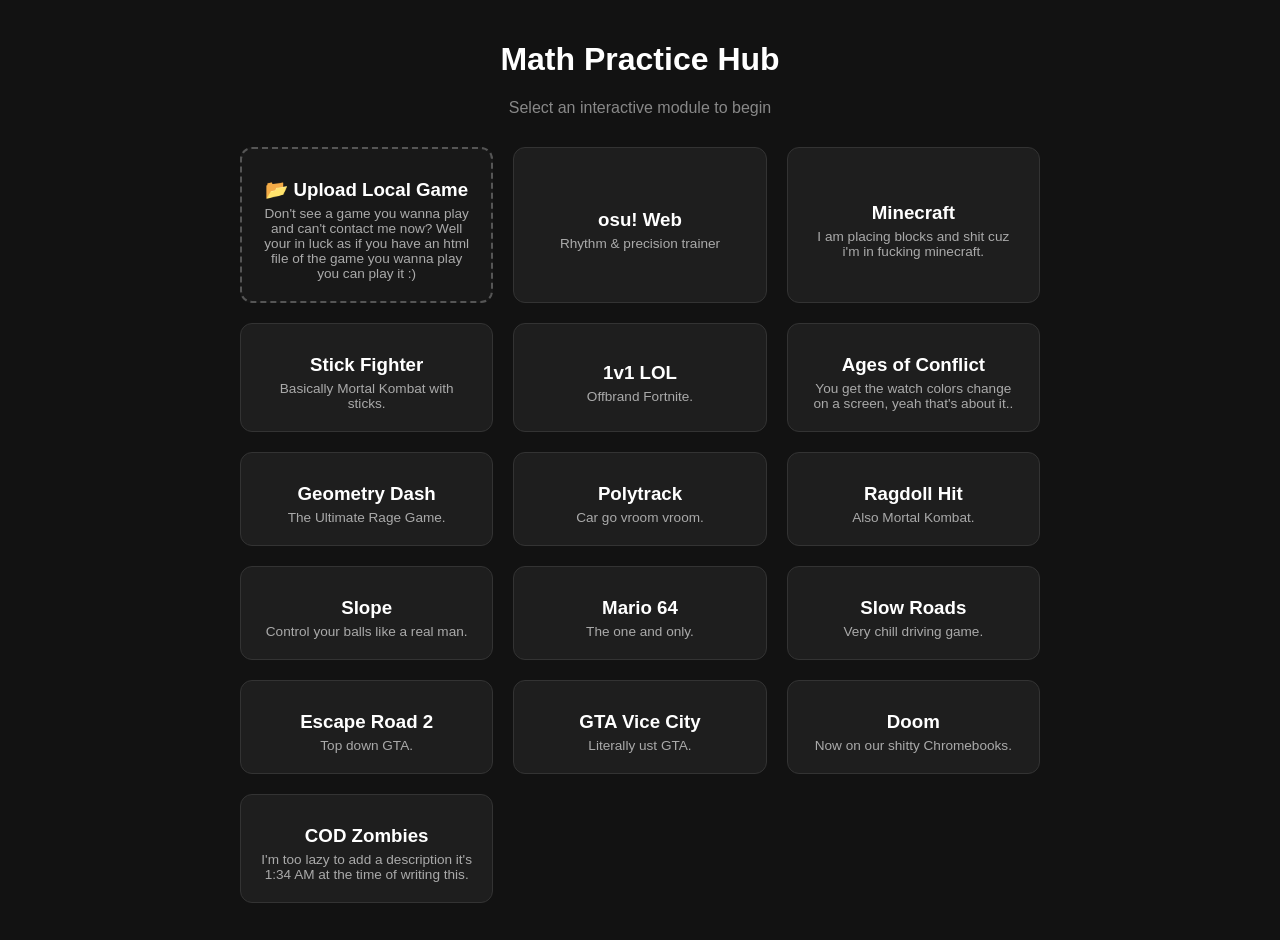
<file: index.html>
<!DOCTYPE html>
<html lang="en">
<head>
    <meta charset="UTF-8">
    <meta name="viewport" content="width=device-width, initial-scale=1.0">
    <title>Math Practice Portal</title>
    <style>
        body {
            background-color: #121212;
            color: #ffffff;
            font-family: 'Segoe UI', Tahoma, Geneva, Verdana, sans-serif;
            display: flex;
            flex-direction: column;
            align-items: center;
            min-height: 100vh;
            margin: 0;
            padding: 20px;
        }
        h1 { margin-bottom: 5px; }
        p.subtitle { color: #888; margin-bottom: 30px; }
        .grid {
            display: grid;
            grid-template-columns: repeat(auto-fit, minmax(200px, 1fr));
            gap: 20px;
            width: 100%;
            max-width: 800px;
        }
        .card {
            background-color: #1e1e1e;
            border: 1px solid #333;
            border-radius: 12px;
            padding: 20px;
            text-align: center;
            text-decoration: none;
            color: #fff;
            transition: transform 0.2s, background-color 0.2s;
            cursor: pointer;
            display: flex;
            flex-direction: column;
            justify-content: center;
            align-items: center;
        }
        .card:hover {
            transform: translateY(-5px);
            background-color: #2a2a2a;
            border-color: #ff66aa;
        }
        .card h3 { margin: 10px 0 5px 0; }
        .card p { font-size: 0.85em; color: #aaa; margin: 0; }
        
        /* Special styling to highlight the uploader card */
        .upload-card {
            border: 2px dashed #555;
            background-color: #181818;
        }
        .upload-card:hover {
            border-color: #66ffaa;
            background-color: #1f2a24;
        }
    </style>
</head>
<body>

    <h1>Math Practice Hub</h1>
    <p class="subtitle">Select an interactive module to begin</p>

    <div class="grid">
        <!-- Local File Uploader Card -->
        <label class="card upload-card">
            <input type="file" id="localGameInput" accept=".html" style="display: none;">
            <h3>📂 Upload Local Game</h3>
            <p>Don't see a game you wanna play and can't contact me now? Well your in luck as if you have an html file of the game you wanna play you can play it :)</p>
        </label>

        <!-- WebOsu Link -->
        <a href="./Webosu/index.html" class="card">
            <h3>osu! Web</h3>
            <p>Rhythm & precision trainer</p>
        </a>

        <!-- Single-file HTML Game 1 -->
        <a href="./games/EaglercraftX_1.8_WASM-GC_Offline_Download.html" class="card">
            <h3>Minecraft</h3>
            <p>I am placing blocks and shit cuz i'm in fucking minecraft.</p>
        </a>

        <!-- Single-file HTML Game 2 -->
        <a href="./games/stickfighter.html" class="card">
            <h3>Stick Fighter</h3>
            <p>Basically Mortal Kombat with sticks.</p>
        </a>

        <!-- New Game Link -->
        <a href="./games/1v1.lol.html" class="card">
            <h3>1v1 LOL</h3>
            <p>Offbrand Fortnite.</p>
        </a>

        <!-- New Game Link -->
        <a href="./games/agesofconflict.html" class="card">
            <h3>Ages of Conflict</h3>
            <p>You get the watch colors change on a screen, yeah that's about it..</p>
        </a>

        <!-- New Game Link -->
        <a href="./games/geometrydashlite.html" class="card">
            <h3>Geometry Dash</h3>
            <p>The Ultimate Rage Game.</p>
        </a>

        <!-- New Game Link -->
        <a href="./games/polytrack.html" class="card">
            <h3>Polytrack</h3>
            <p>Car go vroom vroom.</p>
        </a>

        <!-- New Game Link -->
        <a href="./games/ragdollhit.html" class="card">
            <h3>Ragdoll Hit</h3>
            <p>Also Mortal Kombat.</p>
        </a>

        <!-- New Game Link -->
        <a href="./games/slope.html" class="card">
            <h3>Slope</h3>
            <p>Control your balls like a real man.</p>
        </a>

        <!-- New Game Link -->
        <a href="./games/sm64.html" class="card">
            <h3>Mario 64</h3>
            <p>The one and only.</p>
        </a>

        <!-- New Game Link -->
        <a href="./games/slowroads.html" class="card">
            <h3>Slow Roads</h3>
            <p>Very chill driving game.</p>
        </a>

        <!-- New Game Link -->
        <a href="./games/escaperoad2.html" class="card">
            <h3>Escape Road 2</h3>
            <p>Top down GTA.</p>
        </a>

              <!-- New Game Link -->
        <a href="./games/GTA_Vice_City.html" class="card">
            <h3>GTA Vice City</h3>
            <p>Literally ust GTA.</p>
        </a>

                      <!-- New Game Link -->
        <a href="./web-doom-master/doom.html" class="card">
            <h3>Doom</h3>
            <p>Now on our shitty Chromebooks.</p>
        </a>

                              <!-- New Game Link -->
        <a href="./games/cod-zombies.html" class="card">
            <h3>COD Zombies</h3>
            <p>I'm too lazy to add a description it's 1:34 AM at the time of writing this.</p>
        </a>
    </div>

    <script>
        document.getElementById('localGameInput').addEventListener('change', function(event) {
            const file = event.target.files[0];
            if (!file) return;

            const reader = new FileReader();
            reader.onload = function(e) {
                // Create a temporary secure URL for the uploaded HTML file and open it
                const blob = new Blob([e.target.result], { type: 'text/html' });
                const blobUrl = URL.createObjectURL(blob);
                window.location.href = blobUrl;
            };
            reader.readAsText(file);
        });
    </script>

</body>
</html>
</file>
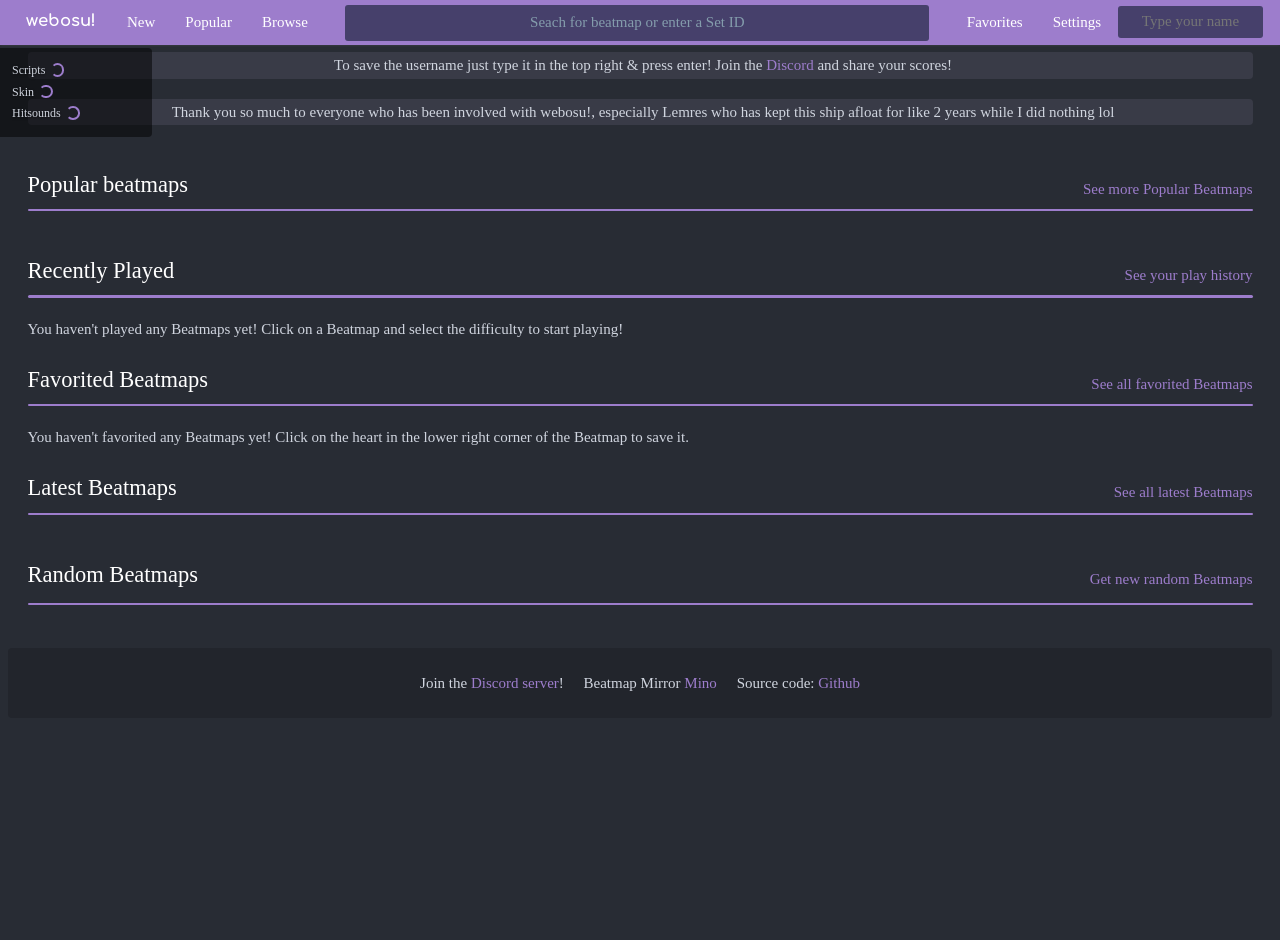
<file: Webosu/index.html>
<!doctype html>
<html lang="en">
<head>
    <title>Home</title>
    <meta charset="UTF-8">
    <link rel=”canonical” href=”https://webosu.online/”/>
    <meta name="description" content="webosu! is a web port of osu! that can run on almost any PC, with features like usernames and a live scoreboard">
    <meta name="google-site-verification" content="lLznJ7kC5ONeKPxymEt_ecjm1iz-tDisk8TQcs-60vc">
    <meta name="viewport" content="width=device-width, initial-scale=1">
    <link rel="icon" href="img/favicon.png">
    <link rel="stylesheet" href="css/picnic.min.css">
    <link rel="stylesheet" href="css/main.css">
    <link rel="stylesheet" href="css/font.css">
    <link rel="preconnect" href="https://fonts.googleapis.com">
    <link rel="preconnect" href="https://fonts.gstatic.com" crossorigin>
    <link href="https://fonts.googleapis.com/css2?family=Comfortaa:wght@300..700&display=swap" rel="stylesheet">
    <script src="js/launchgame.js"></script>
    <script src="js/downloader.js"></script>
    <script src="js/addbeatmaplist.js"></script>
    <script src="js/settings.js"></script>
    <script src="js/jsloader.js"></script>
    <script src="js\lib\localforage.min.js"></script>
</head>
<body>
    <!--Game Area-->
    <div class="game-area" id="game-area" hidden>
    </div>
    <div class="pause-menu" id="pause-menu" hidden>
        <div class="paused-title">Paused</div>
        <div class="button-list">
            <div class="pausebutton continue" id="pausebtn-continue">
                <div class="inner">Continue</div>
            </div>
            <div class="pausebutton retry" id="pausebtn-retry">
                <div class="inner">Retry</div>
            </div>
            <div class="pausebutton quit" id="pausebtn-quit">
                <div class="inner">Quit</div>
            </div>
        </div>
    </div>
    <!--Nav Bar-->
    <nav id="main-nav">
        <div class="nav-link">
            <a href="index.html" class="brand">webosu!</a>
            <a href="new.html" class="pseudo button">New</a>
            <a href="hot.html" class="pseudo button">Popular</a>
            <a href="browse.html" class="pseudo button">Browse</a>
        </div>
        <div class="nav-search">
            <form action="search.html">
                <container id="searchbar" class="searchbar">
                    <input type="text" name="q" placeholder="Seach for beatmap or enter a Set ID" />
                </container>
            </form>
        </div>
        <div class="nav-tool">
            <a href="liked.html" class="pseudo button">Favorites</a>
            <a href="settings.html" class="pseudo button">Settings</a>
            <input type="username" id="userreg" placeholder="Type your name" />
        </div>
    </nav>
    <div class="main-page" id="main-page">
        <div class="main-content">
            <div class="announcement">
                To save the username just type it in the top right & press enter! Join the <a href="https://discord.gg/v7wBtSdYzx">Discord</a> and share your scores!
            </div>
            <div class="announcement">
                Thank you so much to everyone who has been involved with webosu!, especially Lemres who has kept this ship afloat for like 2 years while I did nothing lol
            </div>
            <br>
           <!-- <div class="index-area">
                <h2>Live plays</h2>
                <hr/>
                <table>
                    <thead>
                        <tr>
                            <td>Player</td>
                            <td>Song</td>
                            <td>Combo</td>
                            <td>Score</td>
                            <td>Acc</td>
                            <td>Mods</td>
                            <td>Time</td>
                        </tr>
                    </thead>
                    <tbody id="activity-list">
                    <\!--will be filled in by script--\>
                    </tbody>
                </table>
            </div> -->
            <div class="index-area">
                <h2>Popular beatmaps</h2>
                <a href="hot.html" class="more">See more Popular Beatmaps</a>
                <hr/>
                <div class="beatmap-list" id="beatmap-list-hot">
                <!-- Beatmaps will be here -->
                </div>
            </div>
            <div class="index-area">
                <h2>Recently Played</h2>
                <a href="history.html" class="more">See your play history</a>
                <hr/>
                <div class="beatmap-list" id="beatmap-list-history">
                <!-- Beatmaps will be here -->
                </div>
            </div>
            <div class="index-area">
                <h2>Favorited Beatmaps</h2>
                <a href="liked.html" class="more">See all favorited Beatmaps</a>
                <hr/>
                <div class="beatmap-list" id="beatmap-list-liked">
                <!-- Beatmaps will be here -->
                </div>
            </div>
            <div class="index-area">
                <h2>Latest Beatmaps</h2>
                <a href="new.html" class="more">See all latest Beatmaps</a>
                <hr/>
                <div class="beatmap-list" id="beatmap-list-new">
                <!-- Beatmaps will be here -->
                </div>
            </div>
            <div class="index-area">
                <a onclick="genRandomList()" class="more" style="cursor:pointer;">Get new random Beatmaps</a>
                <h2>Random Beatmaps<h2>
                <hr/>
                <div class="beatmap-list" id="beatmap-list-random">
                <!-- to be filled in script -->
                </div>
            </div>
            <!--Loader progress-->
            <div class="statuslines" id="statuslines">
                <div class="progress" id="script-progress">
                    Scripts
                    <div class="lds-dual-ring"></div>
                </div>
                <div class="progress" id="skin-progress">
                    Skin
                    <div class="lds-dual-ring"></div>
                </div>
                <div class="progress" id="sound-progress">
                    Hitsounds
                    <div class="lds-dual-ring"></div>
                </div>
            </div>
        </div>
        <!--Footer-->
        <div class="footer">
            <div class="footer-infos">
                <span class="footer-info">Join the <a href="https://discord.gg/v7wBtSdYzx">Discord server</a>!</span>
                <span class="footer-info">Beatmap Mirror <a href="https://catboy.best/">Mino</a></span>
                <span class="footer-info">Source code: <a href="https://github.com/BlaNKtext/webosu">Github</a></span>
            </div>
        </div>
        <script>
        //Make enter work
        const input = document.getElementById("userreg");
        const username = window.localStorage.getItem("username")
        if(username) input.value = username;
        input.addEventListener("keypress", function(event) {
            if (event.key === "Enter") {
                event.preventDefault();
                saveUser();
            }
        });
        //Store username in localstorage
        function saveUser( name ) {
            const player = document.getElementById('userreg').value;
            window.localStorage.setItem("username", player);
            document.cookie = 'username=' + player;
        }
        //Recently played
        if (window.localforage) {
            let listhistory = document.getElementById("beatmap-list-history");
            localforage.getItem("playhistory1000", function (err, item) {
                if (err) {
                    listhistory.innerText = "Failed to load your recently played";
                    return;
                }
                if (item && item.length) {
                    item = item.reverse();
                    sid = [];
                    for (let i = 0; i < item.length; i++) {
                        if(item[i].sid) sid.push(item[i].sid);
                    }
                    sid = [...new Set(sid)]; // uniq
                    sid.length = Math.min(sid.length, 6)
                    addBeatmapSids(sid, listhistory)
                } else {
                    listhistory.innerText =
                        "You haven't played any Beatmaps yet! Click on a Beatmap and select the difficulty to start playing!";
                    }
                })
            }
        // Get new beatmaps
        addBeatmapList("https://catboy.best/api/v2/search?q=&limit=6&status=4&mode=0",
            document.getElementById("beatmap-list-new"),
            function (t) {
                return (t.modes & 1) != 0;
            }, 6);
        // Get random beatmaps
        function genRandomList() {
            // Wipe Random List
            let list = document.getElementById("beatmap-list-random");
            list.innerHTML = ''
            // Re-fill Random List
            let randquery = Math.random().toString(36).replace(/[^a-p]+/g, '').substr(1, 5);
            addBeatmapList("https://catboy.best/api/v2/search?q=" + randquery + "&limit=6&offset=20&status=3&status=4&status=1&status=-2&mode=0", list,
                function (t) {
                    while (list.firstChild) list.removeChild(list.firstChild);
                    return (t.modes & 1) != 0;
                }, 6);
        }
        genRandomList();
        // Get hot beatmaps
        addBeatmapList("https://catboy.best/api/v2/search?q=&limit=6&offset=20&status=3&mode=0", document.getElementById(
            "beatmap-list-hot"));
        // Favorite beatmaps
        if (window.localforage) {
            window.localforage.getItem("likedsidset", function (err, val) {
                if (err) {
                    document.getElementById("beatmap-list-liked").innerText =
                        "Failed to load favorites list.";
                    return;
                }
                if (val && val.size) {
                    let listlike = document.getElementById("beatmap-list-liked");
                    list = Array.from(val);
                    list.length = Math.min(list.length, 6)
                    addBeatmapSids(list, listlike);
                } else {
                    document.getElementById("beatmap-list-liked").innerText =
                        "You haven't favorited any Beatmaps yet! Click on the heart in the lower right corner of the Beatmap to save it.";
                }
            });
        } else {
            alert("Oh no, localforage isn't supported on this browser")
            }
 // Live scores shit the bed fr
/* let tbody = document.getElementById("activity-list");
        function formattime(date) {
            let m;
            return date.getHours() + ":" + ((m = date.getMinutes()) < 10 ? ('0' + m) : m);
        }
        function showActivity(records) {
            records = records.reverse();
            while (tbody.firstChild)
                tbody.removeChild(tbody.firstChild);
            for (let i = 0; i < records.length && i < 10; ++i) {
                let tr = document.createElement("tr");
                tbody.appendChild(tr);
                function nexttd(content) {
                    let td = document.createElement("td");
                    tr.appendChild(td);
                    if (!content) return;
                     if (content.tagName)
                        td.appendChild(content);
                    else
                        td.innerText = content;
                }
                let b = ('');
                let player = document.createElement("span");
                    player.innerText = records[i].player;
                    player.classText = records[i].player;
                nexttd(player);
                let title = document.createElement("a");
                    title.innerText = records[i].title + " [" + records[i].version + "]";
                    title.title = records[i].title + " [" + records[i].version + "]";
                if (records[i].sid == "undefined")
                    records[i].sid = undefined;
                    title.href = "search.html?q=" + (records[i].sid || records[i].title);
                nexttd(title);
                nexttd(records[i].combo + "x");
                nexttd(parseInt(records[i].score).toLocaleString());
                let acc = document.createElement("span");
                    acc.innerText = records[i].acc;
                    acc.className = records[i].grade;
                    nexttd(acc);
                    nexttd(records[i].mods);
                    nexttd(formattime(new Date(parseInt(records[i].time))));
                }
            }
            let b = {
                player: "",
                title: "",
                version: "loading",
                score: 0,
                combo: 0,
                acc: 0
            };
            showActivity([b, b, b, b, b, b, b, b, b, b])
        async function refreshLivescore() {
            const url = ""
            try {
                const response = await fetch(url);
                if (!response.ok) {
                    throw new Error(`Response status: ${response.status}`);
                }
                const json = await response.json();
                console.log(json);
            } catch (error) {
                console.error(error.message);
            }
        }
        refreshLivescore();
        window.setInterval(refreshLivescore, 50000);
        */
    </script>
</body>
</html>
</file>
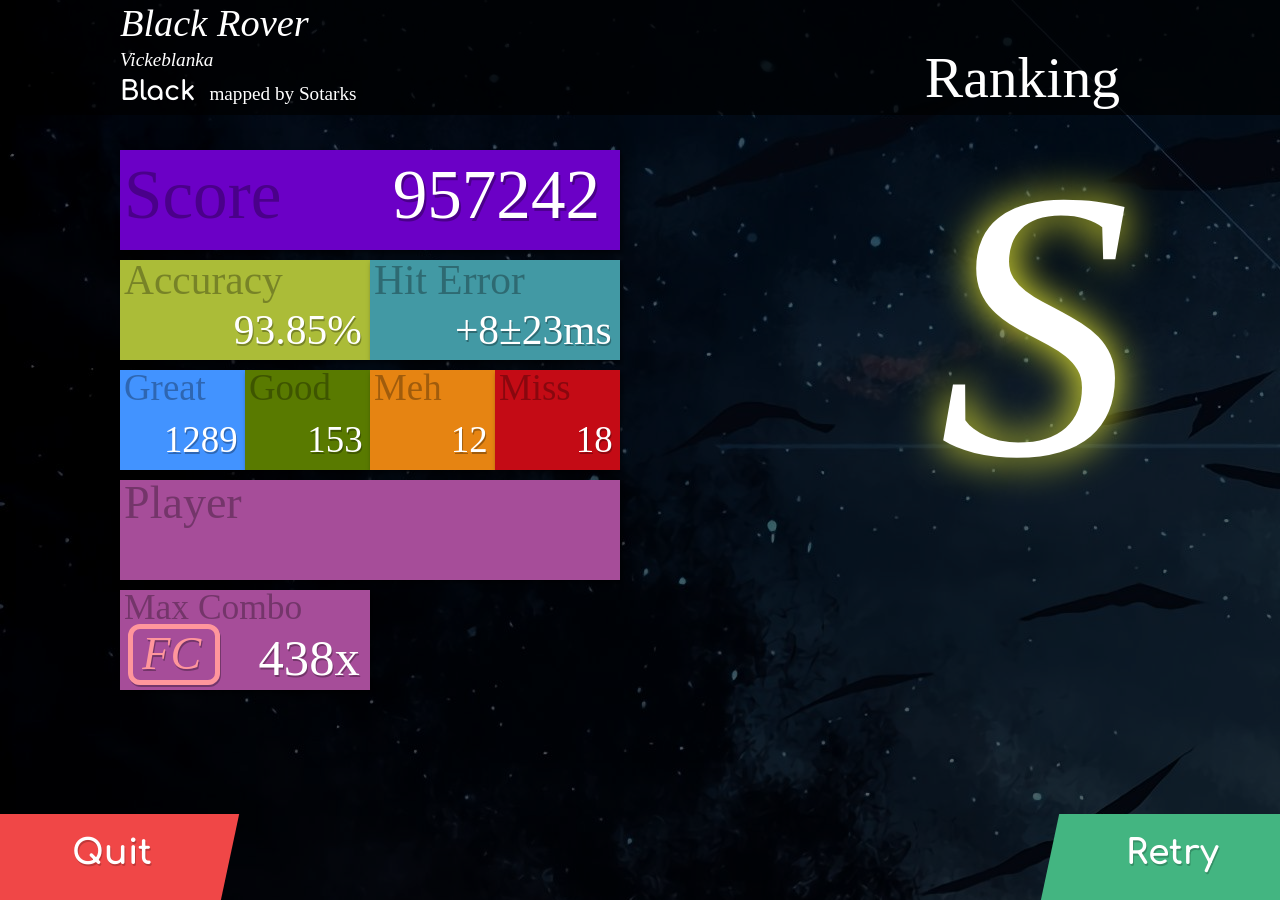
<file: Webosu/gradetest.html>
<!DOCTYPE html>
<html lang="en">
   <head>
      <title>Gradetest</title>
      <meta
         name="description"
         content="webosu! is a web port of osu! that can run on almost any PC, with features like usernames and a live scoreboard with a huge pool of beatmaps and a clean, lazer-like UI this is one of the best osu! web ports"
      />
      <meta name="viewport" content="width=device-width, initial-scale=1.0" />
      <link rel="icon" href="img/favicon.png" />
      <meta name="viewport" content="width=device-width, initial-scale=1" />
      <link rel="manifest" href="manifest.json" />
      <link rel="stylesheet" href="css/picnic.min.css" />
      <link rel="stylesheet" href="css/main.css" />
      <link rel="stylesheet" href="css/font.css" />
      <link rel="preconnect" href="https://fonts.googleapis.com" />
      <link rel="preconnect" href="https://fonts.gstatic.com" crossorigin />
      <link
         href="https://fonts.googleapis.com/css2?family=Comfortaa:wght@300..700&display=swap"
         rel="stylesheet"
      />
   </head>
   <body style="background-image: url('img/defaultbg.jpg')">
      <div class="grading">
         <div class="top">
            <div class="beatmap-info">
               <div class="title">Black Rover</div>
               <div class="artist">Vickeblanka</div>
               <div class="version">Black</div>
               <div class="mapper">mapped by Sotarks</div>
            </div>
            <div class="ranking">Ranking</div>
            <div class="grade S">S</div>
         </div>
         <div class="left">
            <div class="block score">957242</div>
            <div class="block acc">93.85%</div>
            <div class="block err">+8±23ms</div>
            <div class="block great">1289</div>
            <div class="block good">153</div>
            <div class="block meh">12</div>
            <div class="block miss">18</div>
            <div class="block player"></div>
            <div class="block combo">438x</div>
            <div class="fullcombo"></div>
         </div>
         <div class="btn retry">
            <div class="inner">Retry</div>
         </div>
         <div class="btn quit">
            <div class="inner">Quit</div>
         </div>
      </div>
   </body>
</html>
</file>
<file: Webosu/css/main.css>
@charset "UTF-8";


.comfortaa-font {
   font-family: "Comfortaa", sans-serif;
   font-optical-sizing: auto;
   font-weight: 350;
   font-style: normal;
 }
 
 @font-face {
   font-family: 'Comfortaa';
   font-style: normal;
   font-weight: 400;
   font-display: swap;
   src: url('https://fonts.googleapis.com/css2?family=Comfortaa:wght@300..700&display=swap.woff2') format('woff2');
   unicode-range: U+0460-052F, U+1C80-1C88, U+20B4, U+2DE0-2DFF, U+A640-A69F, U+FE2E-FE2F;
 }
 
 @font-face {
   font-family: 'fontello';
   font-style: normal;
   font-weight: normal;
   src: url('fontello.ttf') format('truetype');
 }
 
 [class^="icon-"]:before,
 [class*=" icon-"]:before {
   font-family: "fontello";
   font-style: normal;
   font-weight: normal;
 
   display: inline-block;
   text-decoration: inherit;
   width: 1em;
   margin-right: .2em;
   text-align: center;
   /* opacity: .8; */
 
   /* For safety - reset parent styles, that can break glyph codes*/
   font-variant: normal;
   text-transform: none;
 
   /* fix buttons height, for twitter bootstrap */
   line-height: 1em;
 
   /* Animation center compensation - margins should be symmetric */
   /* remove if not needed */
   margin-left: .2em;
 
   /* you can be more comfortable with increased icons size */
   /* font-size: 120%; */
 
   /* Font smoothing. That was taken from TWBS */
   -webkit-font-smoothing: antialiased;
   -moz-osx-font-smoothing: grayscale;
 
   /* Uncomment for 3D effect */
   text-shadow: 1px 1px 1px rgba(127, 127, 127, 0.3);
 }
 
 .icon-search:before {
   content: '\e800';
 }
 
 /* '' */
 .icon-heart-empty:before {
   content: '\e801';
 }
 
 /* '' */
 .icon-heart:before {
   content: '\e802';
 }
 
 /* '' */
 .icon-cog:before {
   content: '\e803';
 }
 
 /* '' */
 .icon-star:before {
   content: '\e804';
 }
 
 /* '' */
 .icon-help-circled:before {
   content: '\e805';
 }
 
 /* '' */
 .icon-globe:before {
   content: '\e806';
 }
 
 /* '' */
 .icon-ok:before {
   content: '\e807';
 }
 
 /* '' */
 .icon-download:before {
   content: '\e808';
 }
 
 /* '' */
 .icon-upload:before {
   content: '\e809';
 }
 
 /* '' */
 .icon-cancel:before {
   content: '\e80a';
 }
 
 /* '' */
 .icon-github-circled:before {
   content: '\f09b';
 }
 
 /* '' */
 .icon-download-cloud:before {
   content: '\f0ed';
 }
 
 /* '' */
 .icon-help:before {
   content: '\f128';
 }
 
 /* '' */
 .icon-play-circled:before {
   content: '\f144';
 }
 
 /* '' */
 .icon-trash:before {
   content: '\f1f8';
 }
 
 /* '' */
.dropdown {
   position: relative;
   display: inline-block;
}

.dropdown-content {
   display: none;
   top: 45px;
   position: absolute;
   background-color: #282c34;
   min-width: 500px;
   min-height: 500px;
   box-shadow: 0px 8px 16px 0px rgba(0, 0, 0, 0.2);
   padding: 15px 15px;
   z-index: 1;
   border-radius: 10px;
}

.dropdown:hover .dropdown-content {
   display: block;
}

body {
   background: #282c34;
   color: #d0d5df;
   font-family: "Comfortaa";
   font-size: 15px;
}

h1,
h2,
h3,
h4,
h5,
h6 {
   padding: 0px;
   font-weight: normal;
}

a {
   color: #9d7dcc;
}

html,
body {
   width: 100%;
   height: 100%;
   padding: 0;
   margin: 0;
}

button {
   background-color: #9d7dcc;
}

canvas {
   display: block;
}

.game-area.showhwmousemedium {
   cursor: url("cursor.cur") 40 40, url("cursorsmall.cur") 30 30, crosshair !important;
}

.game-area.shownomouse {
   cursor: none !important;
}

nav {
   background: #9d7dcc;
   color: #fff;
   display: flex;
   white-space: nowrap;
   padding-right: 1em;
}

nav .brand {
   font-size: 1.1em;
   line-height: 1em;
   padding-left: 1em;
   padding-right: 1em;
   box-sizing: content-box;
   margin-top: 0.515em;
}

.nav-link {
   display: flex;
}

.nav-search {
   width: 100%;
   margin-left: 1.5em;
   margin-right: 1.5em;
}

.nav-tool {
   display: flex;
}

@media screen and (max-device-width: 900px) {
   nav {
      flex-wrap: wrap;
      height: auto;
      padding-right: 9px;
      justify-content: center;
   }

   .nav-tool {
      display: none;
   }

   .nav-link {
      height: 2.6em;
   }

   .nav-search {
      margin: 0;
   }

   .main-page {
      margin-top: 84px !important;
   }

   .statuslines {
      top: 84px !important;
   }

   .difficulty-box {
      left: 40px !important;
   }
}

nav .pseudo.button {
   margin-top: 0.7em;
   height: 2.3em;
   padding: 0 1em;
   border-radius: 0px;
   transition: 0s;
}

nav .pseudo.button.active,
nav .pseudo.button:hover {
   box-shadow: none;
   border-bottom: 3px solid #fff;
}

nav form {
   position: relative;
}

/*fix placeholder color for chrome*/
form input[type="text"]::-webkit-input-placeholder {
   color: #849cac;
}

form input[type="text"] {
   height: 36px;
   margin-top: 4.5px;
   text-align: center;
}

form input {
   transition: none;
}

.search-button {
   position: absolute;
   width: 24px;
   top: 8px;
   right: 8px;
   background: none;
   padding: 0;
}

.main-page {
   margin-top: 40px;
}

.announcement {
   width: 100%;
   border-radius: 4px;
   background: #393b47;
   padding-left: 6px;
   padding-top: 2px;
   padding-bottom: 2px;
   text-align: center;
   margin-bottom: 20px;
}

.index-area table {
   width: 1250px;
   white-space: nowrap;
   table-layout: fixed;
   font-size: 0.9em;
}

thead {
   color: #fff;
}

.index-area thead td {
   font-size: 1.1em;
   padding-top: 0;
}

.index-area td {
   max-width: 400px;
   text-overflow: ellipsis;
   overflow: hidden;
   padding: 0.3em 0.9em 0.3em 0em;
}

.index-area td:nth-child(1) {
   width: 140px;
   max-width: 140px;
}

.index-area td:nth-child(2) {
   width: 300px;
   max-width: 300px;
}

.index-area td:nth-child(3) {
   text-align: center;
   color: #fff;
   width: 70px;
   max-width: 70px;
}

.index-area td:nth-child(4) {
   text-align: center;
   color: #fff;
   width: 100px;
   max-width: 100px;
}

.index-area td:nth-child(5) {
   text-align: center;
   width: 80px;
   max-width: 80px;
}

.index-area td:nth-child(6) {
   text-align: center;
   width: 80px;
   max-width: 80px;
}

.index-area td:nth-child(7) {
   text-align: center;
   width: 50px;
   max-width: 50px;
   padding-right: 0;
}

.index-area td span.SS {
   color: #fff;
   text-shadow: 0px 0px 2px #dd0;
}

.index-area td span.S {
   color: #fff;
   text-shadow: 0px 0px 2px #dd0;
}

.index-area td span.A {
   color: #efe;
   text-shadow: 0px 0px 2px #0b0;
}

.index-area td span.B {
   color: #eef8ff;
   text-shadow: 0px 0px 2px #0bf;
}

.index-area td span.C {
   color: #fef;
   text-shadow: 0px 0px 2px #90f;
}

.index-area td span.D {
   text-shadow: 0px 0px 2px #f00;
}

.index-area td span.F {
   color: #999;
}

.footer {
   margin-bottom: 8px;
   margin-left: 8px;
   margin-right: 8px;
   border-radius: 4px 4px 4px 4px;
   overflow-x: hidden;
   padding: 1.5rem;
   background: #22252c;
   font-size: 15px;
   text-align: center;
}

.footer-info {
   margin: 8px;
}

.main-content {
   border-radius: 4px;
   margin: auto;
   padding-top: 12px;
   width: 1225px;
   height: 100%;
}

@media screen and (max-device-width: 811px) {
   .main-content {
      width: 400px;
   }
}

.index-area {
   position: relative;
   margin-bottom: 1.5em;
}

.index-area .more {
   position: absolute;
   right: 0px;
   top: 10px;
}

/*in-game pause menu*/
.pause-menu {
   color: #ffffff;
   font-size: 1.8em;
   z-index: 10;
   position: fixed;
   top: 0px;
   width: 100%;
   height: 100%;
   background: rgba(0, 0, 0, 0.7);
}

.paused-title {
   color: #f04747;
   padding-top: 60px;
   text-align: center;
   letter-spacing: 0.16em;
   position: absolute;
   width: 100%;
   top: calc(50% - 9.5em);
}

.button-list {
   font-style: italic;
   margin-left: auto;
   margin-right: auto;
   position: absolute;
   width: 100%;
   top: calc(50% - 3.75em);
   /*shadow*/
   box-shadow: 0px 0px 60px rgba(0, 0, 0, 0.6);
   width: 120%;
   left: -10%;
   background: rgba(0, 0, 0, 0.3);
}

.pausebutton {
   margin-left: auto;
   margin-right: auto;
   width: 66%;
   height: 2.5em;
   text-align: center;
   transform: skewX(-12deg);
   letter-spacing: 0em;
   transition: 0.1s ease-out all;
   overflow: hidden;
   cursor: pointer;
}

.pausebutton:hover {
   letter-spacing: 0.1em;
   width: 75%;
}

.pausebutton .inner {
   transform: skewX(19deg);
   padding-top: 0.4em;
   text-shadow: 1px 2px 0px rgba(0, 0, 0, 0.2);
}

.pausebutton.continue {
   background: #43b581;
}

.pausebutton.retry {
   background: #faa61a;
}

.pausebutton.quit {
   background: #f04747;
}

/*in-game grading menu*/
.grading {
   position: fixed;
   top: 0px;
   left: 0px;
   width: 100%;
   height: 100%;
   background: rgba(0, 0, 0, 0.6);
   color: #fff;
   font-size: 1.2rem;
}

.grading > * {
   transition: 0.4s ease opacity;
}

.grading.transparent > * {
   opacity: 0;
}

.grading .top {
   background: rgba(0, 0, 0, 0.7);
   width: 100%;
   height: 115px;
}

.grading .ranking {
   position: absolute;
   top: 35px;
   right: 160px;
   font-size: 3em;
}

.grading .beatmap-info {
   color: #fff;
   position: absolute;
   top: 0px;
   left: 120px;
}

.grading .beatmap-info .title {
   font-style: italic;
   font-size: 2em;
   line-height: 1.2em;
}

.grading .beatmap-info .artist {
   font-style: italic;
}

.grading .beatmap-info .version {
   font-size: 1.4em;
   line-height: 1.2em;
   font-weight: bold;
   display: inline-block;
}

.grading .beatmap-info .mapper {
   display: inline-block;
   padding-left: 0.5em;
   padding-right: 0.5em;
}

.grading .grade {
   position: absolute;
   top: 210px;
   right: 180px;
   font-style: italic;
   font-size: 20em;
   line-height: 0.6em;
   letter-spacing: -0.08em;
}

.grading .grade.SS {
   text-shadow: 0px 0px 40px #ff3;
   right: 110px;
}

.grading .grade.S {
   text-shadow: 0px 0px 40px #ff3;
}

.grading .grade.A {
   text-shadow: 0px 0px 40px #0f0;
}

.grading .grade.B {
   text-shadow: 0px 0px 40px #3bf;
}

.grading .grade.C {
   text-shadow: 0px 0px 40px #90f;
}

.grading .grade.D {
   text-shadow: 0px 0px 40px #f00;
}

.grading .grade.F {
   color: #000;
   text-shadow: 0px 0px 40px #fff;
}

.grading .left {
   font-size: 1.2em;
   position: absolute;
   top: 130px;
   left: 120px;
   width: 500px;
   padding-top: 20px;
   padding-bottom: 20px;
   display: flex;
   flex-wrap: wrap;
}

.grading .block {
   position: relative;
   width: 100px;
   height: 100px;
   margin-bottom: 10px;
   color: #fff;
   font-size: 1.6em;
   text-shadow: 1px 2px 0px rgba(0, 0, 0, 0.3);
   line-height: 1em;
   padding-top: 1.4em;
   padding-right: 0.2em;
   text-align: right;
   box-shadow: 2px 3px 5px rgba(0, 0, 0, 0.5);
}

.grading .block:before {
   position: absolute;
   top: 0px;
   left: 4px;
   color: rgba(0, 0, 0, 0.3);
   text-shadow: none;
}

.block.score {
   background: #6b00c6;
   width: 500px;
   text-align: right;
   padding-top: 0em;
   line-height: 90px;
   padding-right: 20px;
   height: 100px;
   font-size: 3em;
   text-shadow: 2px 3px 0px rgba(0, 0, 0, 0.3);
}

.block.score:before {
   content: "Score";
   position: absolute;
}

.block.acc {
   background: #abbc38;
   width: 50%;
   font-size: 1.8em;
   padding-top: 1.2em;
}

.block.acc:before {
   content: "Accuracy";
}

.block.err {
   background: #4299a4;
   width: 50%;
   font-size: 1.8em;
   padding-top: 1.2em;
}

.block.err:before {
   content: "Hit Error";
}

.block.great {
   background: #4293ff;
   width: 25%;
}

.block.great:before {
   content: "Great";
}

.block.good {
   background: #597a00;
   width: 25%;
}

.block.good:before {
   content: "Good";
}

.block.meh {
   background: #e68412;
   width: 25%;
}

.block.meh:before {
   content: "Meh";
}

.block.miss {
   background: #c40b15;
   width: 25%;
}

.block.miss:before {
   content: "Miss";
}

.block.placeholder {
   width: 50%;
   box-shadow: none;
}

.block.combo {
   background: #a64d99;
   width: 50%;
   font-size: 2.2em;
   padding-top: 0.85em;
}

.block.combo:before {
   font-size: 0.7em;
   line-height: 1em;
   content: "Max Combo";
}

.block.player {
   background: #a64d99;
   width: 100%;
   bottom: auto;
   font-size: 200%;
   padding-top: 1em;
}

.block.player:before {
   line-height: 1em;
   content: "Player";
}

.grading .left .history-best {
   position: absolute;
   top: -14px;
   right: 0;
   background: rgba(0, 0, 0, 0.6);
   padding-left: 0.3em;
   padding-right: 0.3em;
   border-radius: 0.3em 0.3em 0 0;
   color: #8df;
}

.grading .left .history-best:before {
   content: "History Best: ";
}

.grading .fullcombo:before {
   position: absolute;
   content: "FC";
   font-size: 2em;
   font-style: italic;
   color: #ff969c;
   border: 5px #ff969c solid;
   border-radius: 12px;
   white-space: nowrap;
   line-height: 1.1em;
   padding-left: 0.2em;
   padding-right: 0.3em;
   bottom: 35px;
   right: 400px;
   text-shadow: 1px 2px 0px rgba(0, 0, 0, 0.3);
   box-shadow: 1px 2px 0px rgba(0, 0, 0, 0.3);
}

.grading .btn {
   position: absolute;
   bottom: 0px;
   font-size: 1.8em;
   width: 240px;
   height: 2.5em;
   text-align: center;
   font-weight: bold;
   transition: 0.1s ease-out all;
   cursor: pointer;
   transform: skewX(-12deg);
}

.grading .btn:hover {
   letter-spacing: 0.06em;
   width: 270px;
}

.grading .btn .inner {
   padding-top: 0.4em;
   text-shadow: 1px 2px 0px rgba(0, 0, 0, 0.2);
   transform: skewX(12deg);
}

.grading .btn.retry {
   right: -10px;
   background: #43b581;
}

.grading .btn.quit {
   left: -10px;
   background: #f04747;
}

/*genre*/
.sort-nav {
   cursor: default;
}

.sort-nav .title {
   display: inline-block;
   height: 2em;
   padding-right: 1em;
   color: #fff;
}

.sort-nav .selitem {
   display: inline-block;
   height: 2em;
   line-height: 2em;
   padding-left: 0.5em;
   padding-right: 0.5em;
   color: #a7aebd;
   cursor: pointer;
   transition: 0.2s ease all;
}

.sort-nav .selitem:hover {
   text-decoration: underline;
}

.sort-nav .selitem.active {
   color: #fff;
}

.side-panel {
   background: #333;
   position: fixed;
   float: right;
   width: calc(100% - 800px - 36px);
   top: 0px;
   right: 0px;
   padding-top: 48px;
   height: 100%;
   box-shadow: 0 2px 3px 0 rgba(0, 0, 0, 0.1);
}

.side-panel .imgwrapper {
   width: 100%;
   padding-bottom: 50%;
   position: relative;
   overflow: hidden;
}

.side-panel img {
   position: absolute;
   width: 100%;
   height: 100%;
   object-fit: cover;
   overflow: hidden;
}

.side-panel .imgwrapper .overlay {
   width: 100%;
   background-image: linear-gradient(
      180deg,
      rgba(0, 0, 0, 0.1),
      rgba(0, 0, 0, 0.7)
   );
   height: 100%;
   position: absolute;
}

.side-panel .imgwrapper .overlaytext {
   position: absolute;
   font-style: italic;
   color: #fff;
   overflow: hidden;
   text-overflow: ellipsis;
   white-space: nowrap;
   text-shadow: 0 2px 4px rgba(0, 0, 0, 0.75);
}

.side-panel .imgwrapper .title {
   font-size: 2em;
   padding-left: 12px;
   bottom: 30px;
}

.side-panel .imgwrapper .artists {
   font-size: 1em;
   padding-left: 12px;
   bottom: 10px;
}

.side-panel .imgwrapper .length {
   font-size: 1em;
   bottom: 10px;
   right: 15px;
}

.side-panel .textwrapper {
   padding-left: 12px;
   padding-top: 12px;
}

.panel table h3 {
   margin-top: 1em;
   margin-bottom: 0.5em;
   color: #9d7dcc;
   font-size: 1.3em;
}

.disabled {
   color: #555;
}

.panel {
   background: #292929;
   border-radius: 5px;
   box-shadow: 0 2px 3px 0 rgba(0, 0, 0, 0.1);
   margin: 12px auto;
   padding: 15px;
   width: 410px;
   height: 100%;
}

h1,
h2,
h3 {
   color: #fff;
}

.progress {
   line-height: 1.8em;
}

.statuslines {
   font-size: 0.8em;
   position: fixed;
   left: 0px;
   top: 48px;
   background: rgba(0, 0, 0, 0.5);
   padding: 12px;
   padding-right: 12px;
   width: 152px;
   text-shadow: 0px 1px 3px rgba(0, 0, 0, 0.7);
   border-radius: 0px 4px 4px 0px;
}

.download-progress {
   line-height: 1.8em;
}

.download-progress .title {
   margin-bottom: -1em;
   overflow: hidden;
   text-overflow: ellipsis;
   white-space: nowrap;
}

progress {
   background: #333;
   background-color: #333;
   border-style: none;
   height: 3px;
}

progress::-webkit-progress-bar {
   background: #333;
}

progress::-moz-progress-bar {
   background: #39af3c;
}

progress::-webkit-progress-value {
   background: #9d7dcc;
}

progress.finished::-moz-progress-bar {
   background: #9d7dcc;
}

progress.finished::-webkit-progress-value {
   background: #39af3c;
}

.text {
   line-height: 1.8em;
}

/* Beatmap Box/List */
.beatmap-list {
   margin-top: 20px;
   margin-bottom: 20px;
   display: flex;
   flex-wrap: wrap;
   justify-content: left;
   margin-right: -17px;
   position: relative;
}

.dragbox {
   box-shadow: 0 1px 2px 0 rgba(0, 0, 0, 0.3);
   background: #eee;
   color: #666;
   border-radius: 6px;
   font-size: 18px;
   height: 200px;
   width: 245px;
   margin-bottom: 20px;
   margin-right: 17px;
}

.dragbox-inner {
   width: 80%;
   margin-left: 10%;
   margin-top: 16%;
   line-height: 1.5em;
}

.beatmapbox {
   box-shadow: 0 1px 2px 0 rgba(0, 0, 0, 0.3);
   background: #21252b;
   font-size: 18px;
   height: 190px;
   width: 400px;
   margin-bottom: 12px;
   margin-right: 12px;
   position: relative;
   cursor: pointer;
   border-radius: 4px;
}

.beatmapbox:hover {
   box-shadow: 0 1px 2px 0 rgba(0, 0, 0, 0.7);
}

.beatmapcover {
   object-fit: cover;
   background: #555;
   color: gray;
   width: 100%;
   height: 130px;
   position: absolute;
   border-radius: 4px 4px 0 0;
}

.beatmappreview {
   position: absolute;
   fill: rgb(221, 221, 221);
   margin-left: 365px;
   margin-top: 10px;
   width: 24px;
}

.beatmappreview:before {
   content: "\f144";
}

.beatmapcover-overlay {
   background-image: linear-gradient(
      180deg,
      rgba(0, 0, 0, 0.1),
      rgba(0, 0, 0, 0.7)
   );
   width: 100%;
   height: 130px;
   position: absolute;
}

.beatmaptitle {
   width: 400px;
   top: 73px;
   left: 10px;
   right: 10px;
   font-size: 1.3em;
   font-style: italic;
   color: rgb(221, 221, 221);
   overflow: hidden;
   position: absolute;
   text-overflow: ellipsis;
   white-space: nowrap;
   text-shadow: 0 2px 4px rgba(0, 0, 0, 0.75);
}

.beatmapartist {
   width: 400px;
   top: 102px;
   left: 10px;
   right: 10px;
   font-size: 0.8em;
   font-style: italic;
   color: rgb(221, 221, 221);
   overflow: hidden;
   position: absolute;
   text-overflow: ellipsis;
   white-space: nowrap;
   text-shadow: 0 2px 4px rgba(0, 0, 0, 0.75);
}

.beatmapcreator {
   top: 134px;
   left: 10px;
   color: #b0b7c3;
   font-size: 14px;
   overflow: hidden;
   text-overflow: ellipsis;
   white-space: nowrap;
   width: 400px;
   position: absolute;
}

.beatmapapproved {
   position: absolute;
   top: 5px;
   left: 5px;
   background: rgba(0, 0, 0, 0.5);
   font-weight: bold;
   font-size: 11px;
   text-shadow: 0px 1px 2px rgba(0, 0, 0, 0.7);
   border-radius: 12px;
   padding: 4px 8px 2px 8px;
}

.beatmapsid {
   position: absolute;
   top: 5px;
   right: 5px;
   background: rgba(0, 0, 0, 0.5);
   font-weight: bold;
   font-size: 11px;
   text-shadow: 0px 1px 2px rgba(0, 0, 0, 0.7);
   border-radius: 12px;
   padding: 4px 8px 2px 8px;
}

.beatmapauthor {
   top: 103px;
   left: 10px;
   color: #b0b7c3;
   font-size: 14px;
   padding-top: 10px;
   overflow: hidden;
   text-overflow: ellipsis;
   white-space: nowrap;
   width: 400px;
   position: absolute;
}

.beatmapbpm {
   right: 10px;
   position: absolute;
   float: right;
   font-style: italic;
   color: #b0b7c3;
   font-size: 0.8em;
   bottom: 60px;
}

.beatmaplength {
   top: 130px;
   right: 10px;
   color: #b0b7c3;
   font-size: 0.8em;
   font-style: italic;
   float: right;
   white-space: nowrap;
   position: absolute;
}

.beatmap-difficulties {
   position: absolute;
   top: 160px;
   left: 10px;
}

.beatmaplike {
   position: absolute;
   bottom: 2px;
   right: 10px;
   font-size: 1.4em;
}

.beatmaplike.icon-heart-empty {
   color: #5c617c;
}

.beatmaplike.icon-heart {
   color: #f04747;
}

.beatmaplike.hint-liked::after {
   content: "Liked!";
   white-space: nowrap;
   position: absolute;
   bottom: 30px;
   right: -8px;
   color: white;
   background: rgba(0, 0, 0, 0.8);
   font-size: 0.6em;
   padding-left: 0.25em;
   padding-right: 0.25em;
   border-radius: 0.3em;
   opacity: 0;
   animation-name: fadeoutmy;
   animation-duration: 0.8s;
   animation-timing-function: ease-in;
}

@keyframes fadeoutmy {
   0% {
      opacity: 1;
   }

   70% {
      opacity: 1;
   }

   100% {
      opacity: 0;
   }
}

/* Settings Page */
.panel table {
   width: 100%;
}

.panel tr {
   height: 2.7em;
   position: relative;
   transform: scale(1);
}

.panel tr:last-child {
   text-align: center;
}

.panel tr:nth-child(even) {
   background: none;
}

.panel tr.non-default:after {
   content: " ";
   position: absolute;
   height: 80%;
   width: 4px;
   top: 10%;
   left: -1px;
   background: rgba(255, 190, 0, 0.8);
   border-radius: 4px;
}

.panel td {
   /*border-bottom:1px solid #f6f6f6;*/
   padding: 5px 10px;
}

.panel td:nth-child(2) {
   text-align: right;
   width: 40px;
}

input {
   background: #46406b;
   color: rgb(255, 255, 255);
   border: none;
}

input:focus {
   border-color: #fff;
}

input:focus {
   outline: 0;
}

input[type="username"] {
   width: 145px;
   margin: 6px 2px;
   text-align: center;
}

input[type="checkbox"] {
   cursor: pointer;
   height: 20px;
   margin: 2px 2px;
   position: absolute;
   opacity: 0;
   width: 40px;
   z-index: 2;
}

input[type="checkbox"] + span {
   background: rgb(85, 85, 85);
   border-radius: 10px;
   display: inline-block;
   height: 20px;
   margin: 2px 2px;
   position: relative;
   width: 40px;
   transition: all 0.2s ease;
}

input[type="checkbox"] + span::before,
input[type="checkbox"] + span::after {
   background: #eee;
   content: "";
   display: block;
   position: absolute;
   height: 16px;
   top: 2px;
   border-radius: 50%;
   transition: all 0.2s ease;
}

input[type="checkbox"] + span::after {
   right: 22px;
   width: 16px;
}

input[type="checkbox"]:checked + span {
   background: #9d7dcc;
}

input[type="checkbox"]:checked + span::after {
   right: 2px;
   width: 16px;
}

.option-name {
   float: left;
}

.option-control {
   float: right;
   position: relative;
}

.slider {
   width: 180px;
}

.range-indicator {
   position: absolute;
   background: #111;
   padding-left: 8px;
   padding-right: 8px;
   height: 30px;
   text-align: center;
   color: white;
   border-radius: 5px;
   display: inline-block;
   line-height: 2em;
   bottom: 150%;
   left: 0px;
   opacity: 0.8;
   margin-left: -1%;
   transform: translateX(-50%);
}

.range-indicator:after {
   content: "";
   position: absolute;
   width: 0;
   height: 0;
   border-top: 10px solid #111;
   border-left: 5px solid transparent;
   border-right: 5px solid transparent;
   top: 100%;
   left: 50%;
   margin-left: -5px;
   margin-top: -1px;
}

input[type="button"] {
   cursor: pointer;
   position: relative;
   width: auto;
   transition: all 0.2s ease;
   color: #eee;
   font-size: 16px;
   line-height: 17px;
   height: 24px;
   margin-left: 5px;
   /*padding-left: 12px;*/
   /*padding-right: 12px;*/
   min-width: 70px;
   background: #555;
   border: none;
}

input[type="button"]:hover {
   background: #999;
   color: #fff;
}

input[type="button"].using {
   background: #9d7dcc;
   color: #fff;
}

input[type="button"].warnbtn {
   background: #191919;
   border-radius: 4px;
   cursor: pointer;
   display: inline-block;
   color: #eee;
   font-size: 16px;
   text-align: center;
   padding: 12px 20px 14px;
   height: auto;
}

input[type="button"].warnbtn:hover {
   background: #a11;
   color: #fff;
}

input[type="range"] {
   cursor: pointer;
   height: 1em;
   background: none;
   padding-left: 0;
   padding-right: 0;
}

input[type="range"]:focus {
   border-style: none;
}

input[type="range"]::-moz-range-thumb {
   border-style: none;
   width: 10px;
}

input[type="range"]::-moz-range-progress {
   background-color: #9d7dcc;
}

input[type="range"]::-moz-range-track {
   background-color: #888;
}

input[type="range"]::-webkit-slider-thumb {
   -webkit-appearance: none;
   border-style: none;
   width: 10px;
   height: 18px;
   border-radius: 5px;
   background: #ddd;
   cursor: pointer;
   margin-top: -8px;
}

input[type="range"]::-webkit-slider-thumb:after {
   content: " ";
   display: block;
   width: 8em;
   height: 8em;
   background-color: #fff;
   /*box-shadow: -100px 0 0 100px #43e5f7;*/
}

input[type="file"] {
   white-space: nowrap !important;
   overflow: hidden !important;
   color: unset;
   appearance: none;
   cursor: pointer;
   border: none;
   background-color: #46406b;
}

input[type="file"] > label {
   display: inline-block;
   min-inline-size: 12em;
   text-align: match-parent;
   color: unset;
   font-size: unset;
   letter-spacing: unset;
   user-select: none;
   unicode-bidi: plaintext;
}

::file-selector-button {
   text-align: initial;
   text-indent: initial;
   text-transform: initial;
   word-spacing: initial;
   letter-spacing: initial;
   color: #d0d5df;
   font-family: "Comfortaa";
   font-size: 12px;
   border-radius: 5px;
   background-color: #ffffff00;
}

::-webkit-slider-runnable-track {
   width: 100%;
   height: 3px;
   cursor: pointer;
   border-radius: 1.3px;
}

::-webkit-scrollbar {
   width: 12px;
}

::-webkit-scrollbar-track {
   border-radius: 5px;
   box-shadow: inset 0 0 10px rgba(0, 0, 0, 0.5);
}

::-webkit-scrollbar-thumb {
   background-color: #9d7dcc;
}

::-webkit-scrollbar-thumb:hover {
   background-color: #ac8adf;
}

hr {
   height: 2.5px;
   margin-bottom: 12px;
   border: none;
   background: #9d7dcc;
   border-radius: 9px 9px 9px 9px;
}

div[hidden=""] {
   visibility: hidden;
}

/* Difficulty Area */
.difficulty-box {
   width: auto;
   min-width: 360px;
   height: auto;
   position: absolute;
   z-index: 2;
   animation: 0.4s unfold ease;
   transform-origin: top left;
}

@keyframes unfold {
   0% {
      transform: scaleY(0);
   }

   100% {
      transform: scaleY(1);
   }
}

.difficulty-item {
   background: #2c2c34;
   box-shadow: 2px 2px 5px #000;
   border-radius: 8px;
   margin-bottom: 6px;
   padding: 12px;
   height: 50px;
   color: #8291a0;
   white-space: nowrap;
   font-size: 16px;
   cursor: pointer;
   position: relative;
   overflow: hidden;
}

body:not(.script-ready) .difficulty-item {
   cursor: wait;
}

body:not(.skin-ready) .difficulty-item {
   cursor: wait;
}

body:not(.sound-ready) .difficulty-item {
   cursor: wait;
}

.beatmapbox.downloading .difficulty-item {
   cursor: wait;
}

/* Difficulty Colors */
.difficulty-item span {
   top: -5px;
   left: 4px;
   position: relative;
}

.difficulty-item:hover {
   background: #1e404d;
}

.difficulty-item .versionline {
   position: absolute;
   top: 3px;
   left: 50px;
}

.difficulty-item .version {
   font-size: 1.1em;
   display: inline-block;
}

.difficulty-item .mapper {
   padding-left: 0.5em;
   font-size: 0.8em;
   display: inline-block;
}

.star-row {
   position: absolute;
   top: 28px;
   left: 49px;
}

.star-row .imgcontainer {
   height: 18px;
   width: 18px;
   margin-right: 2px;
   display: inline-block;
}

.star-row img {
   width: 18px;
   position: relative;
}

.difficulty-ring {
   height: 18px;
   width: 18px;
   border-radius: 50%;
   border: solid #aaa 3px;
   margin-top: 2px;
   margin-left: 0px;
   margin-right: 6px;
   display: inline-block;
}

.difficulty-count {
   color: #a7aebd;
   line-height: 18px;
   font-size: 0.8em;
   position: relative;
   font-weight: bold;
   bottom: 4px;
}

.difficulty-ring.easy {
   border-color: #88b300;
}

.difficulty-ring.normal {
   border-color: #6cf;
}

.difficulty-ring.hard {
   border-color: #fc2;
}

.difficulty-ring.insane {
   border-color: #f6a;
}

.difficulty-ring.expert {
   border-color: #86e;
}

.difficulty-ring.expert-plus {
   border-color: #000;
}

.bigringbase {
   position: absolute;
   width: 40px;
   height: 40px;
   top: 5px;
   left: 5px;
   border-radius: 50%;
   background: #fff;
}

.bigring {
   position: absolute;
   width: 34px;
   height: 34px;
   top: 8px;
   left: 8px;
   border-radius: 50%;
   border: solid #aaa 4px;
   background: #fff;
}

.bigring.easy {
   border-color: #88b300;
}

.bigring.normal {
   border-color: #6cf;
}

.bigring.hard {
   border-color: #fc2;
}

.bigring.insane {
   border-color: #f6a;
}

.bigring.expert {
   border-color: #86e;
}

.bigring.expert-plus {
   border-color: #000;
}

/* loading status lines */
/* loader */
@keyframes lds-dual-ring {
   0% {
      transform: rotate(0deg);
   }

   100% {
      transform: rotate(360deg);
   }
}

.lds-dual-ring {
   display: inline-block;
   width: 1em;
   height: 1em;
}

.lds-dual-ring:after {
   content: "";
   display: block;
   width: 0.8em;
   height: 0.8em;
   margin-top: 0.1em;
   margin-left: 0.2em;
   border-radius: 50%;
   border: 2.5px solid #9d7dcc;
   border-color: #9d7dcc #9d7dcc #9d7dcc transparent;
   animation: lds-dual-ring 1.2s linear infinite;
}

.finished .lds-dual-ring:after {
   border: none;
   content: "✔";
   color: #88b300;
   line-height: 0.8em;
   animation: none;
}
</file>
<file: Webosu/css/font.css>
.comfortaa-font {
  font-family: "Comfortaa", sans-serif;
  font-optical-sizing: auto;
  font-weight: 350;
  font-style: normal;
}

@font-face {
  font-family: 'Comfortaa';
  font-style: normal;
  font-weight: 400;
  font-display: swap;
  src: url('https://fonts.googleapis.com/css2?family=Comfortaa:wght@300..700&display=swap.woff2') format('woff2');
  unicode-range: U+0460-052F, U+1C80-1C88, U+20B4, U+2DE0-2DFF, U+A640-A69F, U+FE2E-FE2F;
}

@font-face {
  font-family: 'fontello';
  font-style: normal;
  font-weight: normal;
  src: url('fontello.ttf') format('truetype');
}

[class^="icon-"]:before,
[class*=" icon-"]:before {
  font-family: "fontello";
  font-style: normal;
  font-weight: normal;

  display: inline-block;
  text-decoration: inherit;
  width: 1em;
  margin-right: .2em;
  text-align: center;
  /* opacity: .8; */

  /* For safety - reset parent styles, that can break glyph codes*/
  font-variant: normal;
  text-transform: none;

  /* fix buttons height, for twitter bootstrap */
  line-height: 1em;

  /* Animation center compensation - margins should be symmetric */
  /* remove if not needed */
  margin-left: .2em;

  /* you can be more comfortable with increased icons size */
  /* font-size: 120%; */

  /* Font smoothing. That was taken from TWBS */
  -webkit-font-smoothing: antialiased;
  -moz-osx-font-smoothing: grayscale;

  /* Uncomment for 3D effect */
  text-shadow: 1px 1px 1px rgba(127, 127, 127, 0.3);
}

.icon-search:before {
  content: '\e800';
}

/* '' */
.icon-heart-empty:before {
  content: '\e801';
}

/* '' */
.icon-heart:before {
  content: '\e802';
}

/* '' */
.icon-cog:before {
  content: '\e803';
}

/* '' */
.icon-star:before {
  content: '\e804';
}

/* '' */
.icon-help-circled:before {
  content: '\e805';
}

/* '' */
.icon-globe:before {
  content: '\e806';
}

/* '' */
.icon-ok:before {
  content: '\e807';
}

/* '' */
.icon-download:before {
  content: '\e808';
}

/* '' */
.icon-upload:before {
  content: '\e809';
}

/* '' */
.icon-cancel:before {
  content: '\e80a';
}

/* '' */
.icon-github-circled:before {
  content: '\f09b';
}

/* '' */
.icon-download-cloud:before {
  content: '\f0ed';
}

/* '' */
.icon-help:before {
  content: '\f128';
}

/* '' */
.icon-play-circled:before {
  content: '\f144';
}

/* '' */
.icon-trash:before {
  content: '\f1f8';
}

/* '' */
</file>
<file: Webosu/css/picnic.min.css>
html{font-family:sans-serif;-ms-text-size-adjust:100%;-webkit-text-size-adjust:100%}body{margin:0}article,aside,details,figcaption,figure,footer,header,hgroup,main,nav,section,summary{display:block}audio,canvas,progress,video{display:inline-block;vertical-align:baseline}audio:not([controls]){display:none;height:0}[hidden],template{display:none}a{background:transparent}a:active,a:hover{outline:0}abbr[title]{border-bottom:1px dotted}b,strong{font-weight:bold}dfn{font-style:italic}h1{font-size:2em;margin:.67em 0}mark{background:#fff;color:#111}small{font-size:80%}sub,sup{font-size:75%;line-height:0;position:relative;vertical-align:baseline}sup{top:-0.5em}sub{bottom:-0.25em}img{border:0}svg:not(:root){overflow:hidden}figure{margin:1em 40px}hr{-moz-box-sizing:content-box;box-sizing:content-box;height:0}pre{overflow:auto}code,kbd,pre,samp{font-family:monospace,monospace;font-size:1em}button,input,optgroup,select,textarea{color:inherit;font:inherit;margin:0}button{overflow:visible}button,select{text-transform:none}button,html input[type=button],input[type=reset],input[type=submit]{-webkit-appearance:button;cursor:pointer}button[disabled],input[disabled]{cursor:default}button::-moz-focus-inner,input::-moz-focus-inner{border:0;padding:0}input{line-height:normal}input[type=checkbox],input[type=radio]{box-sizing:border-box;padding:0}input[type=number]::-webkit-inner-spin-button,input[type=number]::-webkit-outer-spin-button{height:auto}input[type=search]::-webkit-search-cancel-button,input[type=search]::-webkit-search-decoration{-webkit-appearance:none}fieldset{border:0;padding:0}legend{border:0;padding:0}textarea{overflow:auto}optgroup{font-weight:bold}table{border-collapse:collapse;border-spacing:0}td,th{padding:0}*{box-sizing:inherit}html,body{font-family:Arial,Helvetica,sans-serif;box-sizing:border-box;height:100%}body{color:#111;font-size:1.1em;line-height:1.5;background:#fff}main{display:block}h1,h2,h3,h4,h5,h6{margin:0;padding:.6em 0}li{margin:0 0 .3em}a{color:#9d7dcc;text-decoration:none;box-shadow:none;transition:all .3s}code{padding:.3em .6em;font-size:.8em;background:#f5f5f5}pre{text-align:left;padding:.3em;background:#f5f5f5;border-radius:.2em}pre code{padding:0}blockquote{padding:0 0 0 1em;margin:0 0 0 .1em;box-shadow:inset 5px 0 rgba(17,17,17,.3)}label{cursor:pointer}[class^=icon-]:before,[class*=" icon-"]:before{margin:0 .6em 0 0}i[class^=icon-]:before,i[class*=" icon-"]:before{margin:0}.dropimage,button,.button,[type=submit],.label,[data-tooltip]:after{display:inline-block;text-align:center;letter-spacing:inherit;margin:0;padding:.3em .9em;vertical-align:middle;background:#9d7dcc;color:#fff;border:0;border-radius:.2em;width:auto;-webkit-touch-callout:none;-webkit-user-select:none;-khtml-user-select:none;-moz-user-select:none;-ms-user-select:none;user-select:none}.success.dropimage,button.success,.success.button,.success[type=submit],.success.label,.success[data-tooltip]:after{background:#2ecc40}.warning.dropimage,button.warning,.warning.button,.warning[type=submit],.warning.label,.warning[data-tooltip]:after{background:#ff851b}.error.dropimage,button.error,.error.button,.error[type=submit],.error.label,.error[data-tooltip]:after{background:#ff4136}.pseudo.dropimage,button.pseudo,.pseudo.button,.pseudo[type=submit],.pseudo.label,.pseudo[data-tooltip]:after{background-color:transparent;color:inherit}.label,[data-tooltip]:after{font-size:.6em;padding:.4em .6em;margin-left:1em;line-height:1}.dropimage,button,.button,[type=submit]{margin:.3em 0;cursor:pointer;transition:all .3s;border-radius:.2em;height:auto;vertical-align:baseline;box-shadow:0 0 rgba(17,17,17,0) inset}.dropimage:hover,button:hover,.button:hover,[type=submit]:hover,.dropimage:focus,button:focus,.button:focus,[type=submit]:focus{box-shadow:inset 0 0 0 99em rgba(255,255,255,.2);border:0}.pseudo.dropimage:hover,button.pseudo:hover,.pseudo.button:hover,.pseudo[type=submit]:hover,.pseudo.dropimage:focus,button.pseudo:focus,.pseudo.button:focus,.pseudo[type=submit]:focus{box-shadow:inset 0 0 0 99em rgba(17,17,17,.1)}.active.dropimage,button.active,.active.button,.active[type=submit],.dropimage:active,button:active,.button:active,[type=submit]:active{box-shadow:inset 0 0 0 99em rgba(17,17,17,.2)}[disabled].dropimage,button[disabled],[disabled].button,[disabled][type=submit]{cursor:default;box-shadow:none;background:#aaa}:checked+.toggle,:checked+.toggle:hover{box-shadow:inset 0 0 0 99em rgba(17,17,17,.2)}[type]+.toggle{padding:.3em .9em;margin-right:0}[type]+.toggle:after,[type]+.toggle:before{display:none}input,textarea,.select select{line-height:1.5;margin:0;height:2.1em;padding:.3em .6em;border:1px solid #aaa;background-color:#fff;border-radius:.2em;transition:all .3s;width:100%}input:focus,textarea:focus,.select select:focus{border:1px solid #9d7dcc;outline:0}textarea{height:auto}[type=file],[type=color]{cursor:pointer}[type=file]{height:auto}select{background:#fff url([data-uri]) no-repeat scroll 95% center/10px 15px;background-position:calc(100% - 15px) center;border:1px solid #aaa;border-radius:.2em;cursor:pointer;width:100%;height:2.2em;box-sizing:border-box;padding:.3em .45em;transition:all .3s;-moz-appearance:none;-webkit-appearance:none;appearance:none}select::-ms-expand{display:none}select:focus,select:active{border:1px solid #9d7dcc;transition:outline 0s}select:-moz-focusring{color:transparent;text-shadow:0 0 0 #111}select option{font-size:inherit;padding:.45em}select[multiple]{height:auto;background:none;padding:0}[type=checkbox],[type=radio]{opacity:0;width:0;position:absolute;display:inline-block}[type=checkbox]+.checkable:hover:before,[type=radio]+.checkable:hover:before,[type=checkbox]:focus+.checkable:before,[type=radio]:focus+.checkable:before{border:1px solid #9d7dcc}[type=checkbox]+.checkable,[type=radio]+.checkable{position:relative;cursor:pointer;padding-left:1.5em;margin-right:.6em}[type=checkbox]+.checkable:before,[type=radio]+.checkable:before,[type=checkbox]+.checkable:after,[type=radio]+.checkable:after{content:"";position:absolute;display:inline-block;left:0;top:50%;transform:translateY(-50%);font-size:1em;line-height:1em;color:transparent;font-family:sans;text-align:center;box-sizing:border-box;width:1em;height:1em;border-radius:50%;transition:all .3s}[type=checkbox]+.checkable:before,[type=radio]+.checkable:before{border:1px solid #aaa}[type=checkbox]:checked+.checkable:after,[type=radio]:checked+.checkable:after{background:#111;transform:scale(0.5) translateY(-100%)}[type=checkbox]+.checkable:before{border-radius:.2em}[type=checkbox]+.checkable:after{content:"✔";background:none;transform:scale(2) translateY(-25%);visibility:hidden;opacity:0}[type=checkbox]:checked+.checkable:after{color:#111;background:none;transform:translateY(-50%);transition:all .3s;visibility:visible;opacity:1}table{text-align:left}td,th{padding:.3em 2.4em .3em .6em}th{text-align:left;font-weight:900;color:#fff;background-color:#9d7dcc}.success th{background-color:#2ecc40}.warning th{background-color:#ff851b}.error th{background-color:#ff4136}.dull th{background-color:#aaa}tr:nth-child(even){background:rgba(17,17,17,.05)}.flex{display:-ms-flexbox;display:flex;margin-left:-0.6em;width:calc(100% + 0.6em);flex-wrap:wrap;transition:all .3s ease}.flex>*{box-sizing:border-box;flex:1 1 auto;padding-left:.6em;padding-bottom:.6em}.flex[class*=one]>*,.flex[class*=two]>*,.flex[class*=three]>*,.flex[class*=four]>*,.flex[class*=five]>*,.flex[class*=six]>*,.flex[class*=seven]>*,.flex[class*=eight]>*,.flex[class*=nine]>*,.flex[class*=ten]>*,.flex[class*=eleven]>*,.flex[class*=twelve]>*{flex-grow:0}.flex.grow>*{flex-grow:1}.center{justify-content:center}.one>*{width:100%}.two>*{width:50%}.three>*{width:33.33333%}.four>*{width:25%}.five>*{width:20%}.six>*{width:16.66666%}.seven>*{width:14.28571%}.eight>*{width:12.5%}.nine>*{width:11.11111%}.ten>*{width:10%}.eleven>*{width:9.09091%}.twelve>*{width:8.33333%}@media all and (min-width: 500px){.one-500>*{width:100%}.two-500>*{width:50%}.three-500>*{width:33.33333%}.four-500>*{width:25%}.five-500>*{width:20%}.six-500>*{width:16.66666%}.seven-500>*{width:14.28571%}.eight-500>*{width:12.5%}.nine-500>*{width:11.11111%}.ten-500>*{width:10%}.eleven-500>*{width:9.09091%}.twelve-500>*{width:8.33333%}}@media all and (min-width: 600px){.one-600>*{width:100%}.two-600>*{width:50%}.three-600>*{width:33.33333%}.four-600>*{width:25%}.five-600>*{width:20%}.six-600>*{width:16.66666%}.seven-600>*{width:14.28571%}.eight-600>*{width:12.5%}.nine-600>*{width:11.11111%}.ten-600>*{width:10%}.eleven-600>*{width:9.09091%}.twelve-600>*{width:8.33333%}}@media all and (min-width: 700px){.one-700>*{width:100%}.two-700>*{width:50%}.three-700>*{width:33.33333%}.four-700>*{width:25%}.five-700>*{width:20%}.six-700>*{width:16.66666%}.seven-700>*{width:14.28571%}.eight-700>*{width:12.5%}.nine-700>*{width:11.11111%}.ten-700>*{width:10%}.eleven-700>*{width:9.09091%}.twelve-700>*{width:8.33333%}}@media all and (min-width: 800px){.one-800>*{width:100%}.two-800>*{width:50%}.three-800>*{width:33.33333%}.four-800>*{width:25%}.five-800>*{width:20%}.six-800>*{width:16.66666%}.seven-800>*{width:14.28571%}.eight-800>*{width:12.5%}.nine-800>*{width:11.11111%}.ten-800>*{width:10%}.eleven-800>*{width:9.09091%}.twelve-800>*{width:8.33333%}}@media all and (min-width: 900px){.one-900>*{width:100%}.two-900>*{width:50%}.three-900>*{width:33.33333%}.four-900>*{width:25%}.five-900>*{width:20%}.six-900>*{width:16.66666%}.seven-900>*{width:14.28571%}.eight-900>*{width:12.5%}.nine-900>*{width:11.11111%}.ten-900>*{width:10%}.eleven-900>*{width:9.09091%}.twelve-900>*{width:8.33333%}}@media all and (min-width: 1000px){.one-1000>*{width:100%}.two-1000>*{width:50%}.three-1000>*{width:33.33333%}.four-1000>*{width:25%}.five-1000>*{width:20%}.six-1000>*{width:16.66666%}.seven-1000>*{width:14.28571%}.eight-1000>*{width:12.5%}.nine-1000>*{width:11.11111%}.ten-1000>*{width:10%}.eleven-1000>*{width:9.09091%}.twelve-1000>*{width:8.33333%}}@media all and (min-width: 1100px){.one-1100>*{width:100%}.two-1100>*{width:50%}.three-1100>*{width:33.33333%}.four-1100>*{width:25%}.five-1100>*{width:20%}.six-1100>*{width:16.66666%}.seven-1100>*{width:14.28571%}.eight-1100>*{width:12.5%}.nine-1100>*{width:11.11111%}.ten-1100>*{width:10%}.eleven-1100>*{width:9.09091%}.twelve-1100>*{width:8.33333%}}@media all and (min-width: 1200px){.one-1200>*{width:100%}.two-1200>*{width:50%}.three-1200>*{width:33.33333%}.four-1200>*{width:25%}.five-1200>*{width:20%}.six-1200>*{width:16.66666%}.seven-1200>*{width:14.28571%}.eight-1200>*{width:12.5%}.nine-1200>*{width:11.11111%}.ten-1200>*{width:10%}.eleven-1200>*{width:9.09091%}.twelve-1200>*{width:8.33333%}}@media all and (min-width: 1300px){.one-1300>*{width:100%}.two-1300>*{width:50%}.three-1300>*{width:33.33333%}.four-1300>*{width:25%}.five-1300>*{width:20%}.six-1300>*{width:16.66666%}.seven-1300>*{width:14.28571%}.eight-1300>*{width:12.5%}.nine-1300>*{width:11.11111%}.ten-1300>*{width:10%}.eleven-1300>*{width:9.09091%}.twelve-1300>*{width:8.33333%}}@media all and (min-width: 1400px){.one-1400>*{width:100%}.two-1400>*{width:50%}.three-1400>*{width:33.33333%}.four-1400>*{width:25%}.five-1400>*{width:20%}.six-1400>*{width:16.66666%}.seven-1400>*{width:14.28571%}.eight-1400>*{width:12.5%}.nine-1400>*{width:11.11111%}.ten-1400>*{width:10%}.eleven-1400>*{width:9.09091%}.twelve-1400>*{width:8.33333%}}@media all and (min-width: 1500px){.one-1500>*{width:100%}.two-1500>*{width:50%}.three-1500>*{width:33.33333%}.four-1500>*{width:25%}.five-1500>*{width:20%}.six-1500>*{width:16.66666%}.seven-1500>*{width:14.28571%}.eight-1500>*{width:12.5%}.nine-1500>*{width:11.11111%}.ten-1500>*{width:10%}.eleven-1500>*{width:9.09091%}.twelve-1500>*{width:8.33333%}}@media all and (min-width: 1600px){.one-1600>*{width:100%}.two-1600>*{width:50%}.three-1600>*{width:33.33333%}.four-1600>*{width:25%}.five-1600>*{width:20%}.six-1600>*{width:16.66666%}.seven-1600>*{width:14.28571%}.eight-1600>*{width:12.5%}.nine-1600>*{width:11.11111%}.ten-1600>*{width:10%}.eleven-1600>*{width:9.09091%}.twelve-1600>*{width:8.33333%}}@media all and (min-width: 1700px){.one-1700>*{width:100%}.two-1700>*{width:50%}.three-1700>*{width:33.33333%}.four-1700>*{width:25%}.five-1700>*{width:20%}.six-1700>*{width:16.66666%}.seven-1700>*{width:14.28571%}.eight-1700>*{width:12.5%}.nine-1700>*{width:11.11111%}.ten-1700>*{width:10%}.eleven-1700>*{width:9.09091%}.twelve-1700>*{width:8.33333%}}@media all and (min-width: 1800px){.one-1800>*{width:100%}.two-1800>*{width:50%}.three-1800>*{width:33.33333%}.four-1800>*{width:25%}.five-1800>*{width:20%}.six-1800>*{width:16.66666%}.seven-1800>*{width:14.28571%}.eight-1800>*{width:12.5%}.nine-1800>*{width:11.11111%}.ten-1800>*{width:10%}.eleven-1800>*{width:9.09091%}.twelve-1800>*{width:8.33333%}}@media all and (min-width: 1900px){.one-1900>*{width:100%}.two-1900>*{width:50%}.three-1900>*{width:33.33333%}.four-1900>*{width:25%}.five-1900>*{width:20%}.six-1900>*{width:16.66666%}.seven-1900>*{width:14.28571%}.eight-1900>*{width:12.5%}.nine-1900>*{width:11.11111%}.ten-1900>*{width:10%}.eleven-1900>*{width:9.09091%}.twelve-1900>*{width:8.33333%}}@media all and (min-width: 2000px){.one-2000>*{width:100%}.two-2000>*{width:50%}.three-2000>*{width:33.33333%}.four-2000>*{width:25%}.five-2000>*{width:20%}.six-2000>*{width:16.66666%}.seven-2000>*{width:14.28571%}.eight-2000>*{width:12.5%}.nine-2000>*{width:11.11111%}.ten-2000>*{width:10%}.eleven-2000>*{width:9.09091%}.twelve-2000>*{width:8.33333%}}.full{width:100%}.half{width:50%}.third{width:33.33333%}.two-third{width:66.66666%}.fourth{width:25%}.three-fourth{width:75%}.fifth{width:20%}.two-fifth{width:40%}.three-fifth{width:60%}.four-fifth{width:80%}.sixth{width:16.66666%}.none{display:none}@media all and (min-width: 500px){.full-500{width:100%;display:block}.half-500{width:50%;display:block}.third-500{width:33.33333%;display:block}.two-third-500{width:66.66666%;display:block}.fourth-500{width:25%;display:block}.three-fourth-500{width:75%;display:block}.fifth-500{width:20%;display:block}.two-fifth-500{width:40%;display:block}.three-fifth-500{width:60%;display:block}.four-fifth-500{width:80%;display:block}.sixth-500{width:16.66666%;display:block}}@media all and (min-width: 600px){.full-600{width:100%;display:block}.half-600{width:50%;display:block}.third-600{width:33.33333%;display:block}.two-third-600{width:66.66666%;display:block}.fourth-600{width:25%;display:block}.three-fourth-600{width:75%;display:block}.fifth-600{width:20%;display:block}.two-fifth-600{width:40%;display:block}.three-fifth-600{width:60%;display:block}.four-fifth-600{width:80%;display:block}.sixth-600{width:16.66666%;display:block}}@media all and (min-width: 700px){.full-700{width:100%;display:block}.half-700{width:50%;display:block}.third-700{width:33.33333%;display:block}.two-third-700{width:66.66666%;display:block}.fourth-700{width:25%;display:block}.three-fourth-700{width:75%;display:block}.fifth-700{width:20%;display:block}.two-fifth-700{width:40%;display:block}.three-fifth-700{width:60%;display:block}.four-fifth-700{width:80%;display:block}.sixth-700{width:16.66666%;display:block}}@media all and (min-width: 800px){.full-800{width:100%;display:block}.half-800{width:50%;display:block}.third-800{width:33.33333%;display:block}.two-third-800{width:66.66666%;display:block}.fourth-800{width:25%;display:block}.three-fourth-800{width:75%;display:block}.fifth-800{width:20%;display:block}.two-fifth-800{width:40%;display:block}.three-fifth-800{width:60%;display:block}.four-fifth-800{width:80%;display:block}.sixth-800{width:16.66666%;display:block}}@media all and (min-width: 900px){.full-900{width:100%;display:block}.half-900{width:50%;display:block}.third-900{width:33.33333%;display:block}.two-third-900{width:66.66666%;display:block}.fourth-900{width:25%;display:block}.three-fourth-900{width:75%;display:block}.fifth-900{width:20%;display:block}.two-fifth-900{width:40%;display:block}.three-fifth-900{width:60%;display:block}.four-fifth-900{width:80%;display:block}.sixth-900{width:16.66666%;display:block}}@media all and (min-width: 1000px){.full-1000{width:100%;display:block}.half-1000{width:50%;display:block}.third-1000{width:33.33333%;display:block}.two-third-1000{width:66.66666%;display:block}.fourth-1000{width:25%;display:block}.three-fourth-1000{width:75%;display:block}.fifth-1000{width:20%;display:block}.two-fifth-1000{width:40%;display:block}.three-fifth-1000{width:60%;display:block}.four-fifth-1000{width:80%;display:block}.sixth-1000{width:16.66666%;display:block}}@media all and (min-width: 1100px){.full-1100{width:100%;display:block}.half-1100{width:50%;display:block}.third-1100{width:33.33333%;display:block}.two-third-1100{width:66.66666%;display:block}.fourth-1100{width:25%;display:block}.three-fourth-1100{width:75%;display:block}.fifth-1100{width:20%;display:block}.two-fifth-1100{width:40%;display:block}.three-fifth-1100{width:60%;display:block}.four-fifth-1100{width:80%;display:block}.sixth-1100{width:16.66666%;display:block}}@media all and (min-width: 1200px){.full-1200{width:100%;display:block}.half-1200{width:50%;display:block}.third-1200{width:33.33333%;display:block}.two-third-1200{width:66.66666%;display:block}.fourth-1200{width:25%;display:block}.three-fourth-1200{width:75%;display:block}.fifth-1200{width:20%;display:block}.two-fifth-1200{width:40%;display:block}.three-fifth-1200{width:60%;display:block}.four-fifth-1200{width:80%;display:block}.sixth-1200{width:16.66666%;display:block}}@media all and (min-width: 1300px){.full-1300{width:100%;display:block}.half-1300{width:50%;display:block}.third-1300{width:33.33333%;display:block}.two-third-1300{width:66.66666%;display:block}.fourth-1300{width:25%;display:block}.three-fourth-1300{width:75%;display:block}.fifth-1300{width:20%;display:block}.two-fifth-1300{width:40%;display:block}.three-fifth-1300{width:60%;display:block}.four-fifth-1300{width:80%;display:block}.sixth-1300{width:16.66666%;display:block}}@media all and (min-width: 1400px){.full-1400{width:100%;display:block}.half-1400{width:50%;display:block}.third-1400{width:33.33333%;display:block}.two-third-1400{width:66.66666%;display:block}.fourth-1400{width:25%;display:block}.three-fourth-1400{width:75%;display:block}.fifth-1400{width:20%;display:block}.two-fifth-1400{width:40%;display:block}.three-fifth-1400{width:60%;display:block}.four-fifth-1400{width:80%;display:block}.sixth-1400{width:16.66666%;display:block}}@media all and (min-width: 1500px){.full-1500{width:100%;display:block}.half-1500{width:50%;display:block}.third-1500{width:33.33333%;display:block}.two-third-1500{width:66.66666%;display:block}.fourth-1500{width:25%;display:block}.three-fourth-1500{width:75%;display:block}.fifth-1500{width:20%;display:block}.two-fifth-1500{width:40%;display:block}.three-fifth-1500{width:60%;display:block}.four-fifth-1500{width:80%;display:block}.sixth-1500{width:16.66666%;display:block}}@media all and (min-width: 1600px){.full-1600{width:100%;display:block}.half-1600{width:50%;display:block}.third-1600{width:33.33333%;display:block}.two-third-1600{width:66.66666%;display:block}.fourth-1600{width:25%;display:block}.three-fourth-1600{width:75%;display:block}.fifth-1600{width:20%;display:block}.two-fifth-1600{width:40%;display:block}.three-fifth-1600{width:60%;display:block}.four-fifth-1600{width:80%;display:block}.sixth-1600{width:16.66666%;display:block}}@media all and (min-width: 1700px){.full-1700{width:100%;display:block}.half-1700{width:50%;display:block}.third-1700{width:33.33333%;display:block}.two-third-1700{width:66.66666%;display:block}.fourth-1700{width:25%;display:block}.three-fourth-1700{width:75%;display:block}.fifth-1700{width:20%;display:block}.two-fifth-1700{width:40%;display:block}.three-fifth-1700{width:60%;display:block}.four-fifth-1700{width:80%;display:block}.sixth-1700{width:16.66666%;display:block}}@media all and (min-width: 1800px){.full-1800{width:100%;display:block}.half-1800{width:50%;display:block}.third-1800{width:33.33333%;display:block}.two-third-1800{width:66.66666%;display:block}.fourth-1800{width:25%;display:block}.three-fourth-1800{width:75%;display:block}.fifth-1800{width:20%;display:block}.two-fifth-1800{width:40%;display:block}.three-fifth-1800{width:60%;display:block}.four-fifth-1800{width:80%;display:block}.sixth-1800{width:16.66666%;display:block}}@media all and (min-width: 1900px){.full-1900{width:100%;display:block}.half-1900{width:50%;display:block}.third-1900{width:33.33333%;display:block}.two-third-1900{width:66.66666%;display:block}.fourth-1900{width:25%;display:block}.three-fourth-1900{width:75%;display:block}.fifth-1900{width:20%;display:block}.two-fifth-1900{width:40%;display:block}.three-fifth-1900{width:60%;display:block}.four-fifth-1900{width:80%;display:block}.sixth-1900{width:16.66666%;display:block}}@media all and (min-width: 2000px){.full-2000{width:100%;display:block}.half-2000{width:50%;display:block}.third-2000{width:33.33333%;display:block}.two-third-2000{width:66.66666%;display:block}.fourth-2000{width:25%;display:block}.three-fourth-2000{width:75%;display:block}.fifth-2000{width:20%;display:block}.two-fifth-2000{width:40%;display:block}.three-fifth-2000{width:60%;display:block}.four-fifth-2000{width:80%;display:block}.sixth-2000{width:16.66666%;display:block}}@media all and (min-width: 500px){.none-500{display:none}}@media all and (min-width: 600px){.none-600{display:none}}@media all and (min-width: 700px){.none-700{display:none}}@media all and (min-width: 800px){.none-800{display:none}}@media all and (min-width: 900px){.none-900{display:none}}@media all and (min-width: 1000px){.none-1000{display:none}}@media all and (min-width: 1100px){.none-1100{display:none}}@media all and (min-width: 1200px){.none-1200{display:none}}@media all and (min-width: 1300px){.none-1300{display:none}}@media all and (min-width: 1400px){.none-1400{display:none}}@media all and (min-width: 1500px){.none-1500{display:none}}@media all and (min-width: 1600px){.none-1600{display:none}}@media all and (min-width: 1700px){.none-1700{display:none}}@media all and (min-width: 1800px){.none-1800{display:none}}@media all and (min-width: 1900px){.none-1900{display:none}}@media all and (min-width: 2000px){.none-2000{display:none}}.off-none{margin-left:0}.off-half{margin-left:50%}.off-third{margin-left:33.33333%}.off-two-third{margin-left:66.66666%}.off-fourth{margin-left:25%}.off-three-fourth{margin-left:75%}.off-fifth{margin-left:20%}.off-two-fifth{margin-left:40%}.off-three-fifth{margin-left:60%}.off-four-fifth{margin-left:80%}.off-sixth{margin-left:16.66666%}@media all and (min-width: 500px){.off-none-500{margin-left:0}.off-half-500{margin-left:50%}.off-third-500{margin-left:33.33333%}.off-two-third-500{margin-left:66.66666%}.off-fourth-500{margin-left:25%}.off-three-fourth-500{margin-left:75%}.off-fifth-500{margin-left:20%}.off-two-fifth-500{margin-left:40%}.off-three-fifth-500{margin-left:60%}.off-four-fifth-500{margin-left:80%}.off-sixth-500{margin-left:16.66666%}}@media all and (min-width: 600px){.off-none-600{margin-left:0}.off-half-600{margin-left:50%}.off-third-600{margin-left:33.33333%}.off-two-third-600{margin-left:66.66666%}.off-fourth-600{margin-left:25%}.off-three-fourth-600{margin-left:75%}.off-fifth-600{margin-left:20%}.off-two-fifth-600{margin-left:40%}.off-three-fifth-600{margin-left:60%}.off-four-fifth-600{margin-left:80%}.off-sixth-600{margin-left:16.66666%}}@media all and (min-width: 700px){.off-none-700{margin-left:0}.off-half-700{margin-left:50%}.off-third-700{margin-left:33.33333%}.off-two-third-700{margin-left:66.66666%}.off-fourth-700{margin-left:25%}.off-three-fourth-700{margin-left:75%}.off-fifth-700{margin-left:20%}.off-two-fifth-700{margin-left:40%}.off-three-fifth-700{margin-left:60%}.off-four-fifth-700{margin-left:80%}.off-sixth-700{margin-left:16.66666%}}@media all and (min-width: 800px){.off-none-800{margin-left:0}.off-half-800{margin-left:50%}.off-third-800{margin-left:33.33333%}.off-two-third-800{margin-left:66.66666%}.off-fourth-800{margin-left:25%}.off-three-fourth-800{margin-left:75%}.off-fifth-800{margin-left:20%}.off-two-fifth-800{margin-left:40%}.off-three-fifth-800{margin-left:60%}.off-four-fifth-800{margin-left:80%}.off-sixth-800{margin-left:16.66666%}}@media all and (min-width: 900px){.off-none-900{margin-left:0}.off-half-900{margin-left:50%}.off-third-900{margin-left:33.33333%}.off-two-third-900{margin-left:66.66666%}.off-fourth-900{margin-left:25%}.off-three-fourth-900{margin-left:75%}.off-fifth-900{margin-left:20%}.off-two-fifth-900{margin-left:40%}.off-three-fifth-900{margin-left:60%}.off-four-fifth-900{margin-left:80%}.off-sixth-900{margin-left:16.66666%}}@media all and (min-width: 1000px){.off-none-1000{margin-left:0}.off-half-1000{margin-left:50%}.off-third-1000{margin-left:33.33333%}.off-two-third-1000{margin-left:66.66666%}.off-fourth-1000{margin-left:25%}.off-three-fourth-1000{margin-left:75%}.off-fifth-1000{margin-left:20%}.off-two-fifth-1000{margin-left:40%}.off-three-fifth-1000{margin-left:60%}.off-four-fifth-1000{margin-left:80%}.off-sixth-1000{margin-left:16.66666%}}@media all and (min-width: 1100px){.off-none-1100{margin-left:0}.off-half-1100{margin-left:50%}.off-third-1100{margin-left:33.33333%}.off-two-third-1100{margin-left:66.66666%}.off-fourth-1100{margin-left:25%}.off-three-fourth-1100{margin-left:75%}.off-fifth-1100{margin-left:20%}.off-two-fifth-1100{margin-left:40%}.off-three-fifth-1100{margin-left:60%}.off-four-fifth-1100{margin-left:80%}.off-sixth-1100{margin-left:16.66666%}}@media all and (min-width: 1200px){.off-none-1200{margin-left:0}.off-half-1200{margin-left:50%}.off-third-1200{margin-left:33.33333%}.off-two-third-1200{margin-left:66.66666%}.off-fourth-1200{margin-left:25%}.off-three-fourth-1200{margin-left:75%}.off-fifth-1200{margin-left:20%}.off-two-fifth-1200{margin-left:40%}.off-three-fifth-1200{margin-left:60%}.off-four-fifth-1200{margin-left:80%}.off-sixth-1200{margin-left:16.66666%}}@media all and (min-width: 1300px){.off-none-1300{margin-left:0}.off-half-1300{margin-left:50%}.off-third-1300{margin-left:33.33333%}.off-two-third-1300{margin-left:66.66666%}.off-fourth-1300{margin-left:25%}.off-three-fourth-1300{margin-left:75%}.off-fifth-1300{margin-left:20%}.off-two-fifth-1300{margin-left:40%}.off-three-fifth-1300{margin-left:60%}.off-four-fifth-1300{margin-left:80%}.off-sixth-1300{margin-left:16.66666%}}@media all and (min-width: 1400px){.off-none-1400{margin-left:0}.off-half-1400{margin-left:50%}.off-third-1400{margin-left:33.33333%}.off-two-third-1400{margin-left:66.66666%}.off-fourth-1400{margin-left:25%}.off-three-fourth-1400{margin-left:75%}.off-fifth-1400{margin-left:20%}.off-two-fifth-1400{margin-left:40%}.off-three-fifth-1400{margin-left:60%}.off-four-fifth-1400{margin-left:80%}.off-sixth-1400{margin-left:16.66666%}}@media all and (min-width: 1500px){.off-none-1500{margin-left:0}.off-half-1500{margin-left:50%}.off-third-1500{margin-left:33.33333%}.off-two-third-1500{margin-left:66.66666%}.off-fourth-1500{margin-left:25%}.off-three-fourth-1500{margin-left:75%}.off-fifth-1500{margin-left:20%}.off-two-fifth-1500{margin-left:40%}.off-three-fifth-1500{margin-left:60%}.off-four-fifth-1500{margin-left:80%}.off-sixth-1500{margin-left:16.66666%}}@media all and (min-width: 1600px){.off-none-1600{margin-left:0}.off-half-1600{margin-left:50%}.off-third-1600{margin-left:33.33333%}.off-two-third-1600{margin-left:66.66666%}.off-fourth-1600{margin-left:25%}.off-three-fourth-1600{margin-left:75%}.off-fifth-1600{margin-left:20%}.off-two-fifth-1600{margin-left:40%}.off-three-fifth-1600{margin-left:60%}.off-four-fifth-1600{margin-left:80%}.off-sixth-1600{margin-left:16.66666%}}@media all and (min-width: 1700px){.off-none-1700{margin-left:0}.off-half-1700{margin-left:50%}.off-third-1700{margin-left:33.33333%}.off-two-third-1700{margin-left:66.66666%}.off-fourth-1700{margin-left:25%}.off-three-fourth-1700{margin-left:75%}.off-fifth-1700{margin-left:20%}.off-two-fifth-1700{margin-left:40%}.off-three-fifth-1700{margin-left:60%}.off-four-fifth-1700{margin-left:80%}.off-sixth-1700{margin-left:16.66666%}}@media all and (min-width: 1800px){.off-none-1800{margin-left:0}.off-half-1800{margin-left:50%}.off-third-1800{margin-left:33.33333%}.off-two-third-1800{margin-left:66.66666%}.off-fourth-1800{margin-left:25%}.off-three-fourth-1800{margin-left:75%}.off-fifth-1800{margin-left:20%}.off-two-fifth-1800{margin-left:40%}.off-three-fifth-1800{margin-left:60%}.off-four-fifth-1800{margin-left:80%}.off-sixth-1800{margin-left:16.66666%}}@media all and (min-width: 1900px){.off-none-1900{margin-left:0}.off-half-1900{margin-left:50%}.off-third-1900{margin-left:33.33333%}.off-two-third-1900{margin-left:66.66666%}.off-fourth-1900{margin-left:25%}.off-three-fourth-1900{margin-left:75%}.off-fifth-1900{margin-left:20%}.off-two-fifth-1900{margin-left:40%}.off-three-fifth-1900{margin-left:60%}.off-four-fifth-1900{margin-left:80%}.off-sixth-1900{margin-left:16.66666%}}@media all and (min-width: 2000px){.off-none-2000{margin-left:0}.off-half-2000{margin-left:50%}.off-third-2000{margin-left:33.33333%}.off-two-third-2000{margin-left:66.66666%}.off-fourth-2000{margin-left:25%}.off-three-fourth-2000{margin-left:75%}.off-fifth-2000{margin-left:20%}.off-two-fifth-2000{margin-left:40%}.off-three-fifth-2000{margin-left:60%}.off-four-fifth-2000{margin-left:80%}.off-sixth-2000{margin-left:16.66666%}}nav{position:fixed;top:0;left:0;right:0;height:3em;padding:0 .6em;background:#fff;box-shadow:0 0 .2em rgba(170,170,170,.2);z-index:10000;transition:all .3s;transform-style:preserve-3d}nav .brand,nav .menu,nav .burger{float:right;position:relative;top:50%;-webkit-transform:translateY(-50%);transform:translateY(-50%)}nav .brand{font-weight:700;float:left;padding:0 .6em;max-width:50%;white-space:nowrap;color:inherit}nav .brand *{vertical-align:middle}nav .logo{height:2em;margin-right:.3em}nav .select::after{height:calc(100% - 1px);padding:0;line-height:2.4em}nav .menu>*{margin-right:.6em}nav .burger{display:none}@media all and (max-width: 60em){nav .burger{display:inline-block;cursor:pointer;bottom:-1000em;margin:0;-webkit-tap-highlight-color:transparent}nav .burger~.menu,nav .show:checked~.burger{position:fixed;min-height:100%;top:0;right:0;bottom:-1000em;margin:0;background:#fff;transition:all .5s ease;transform:none}nav .burger~.menu{z-index:11}nav .show:checked~.burger{color:transparent;width:100%;border-radius:0;background:rgba(17,17,17,.2);transition:all .5s ease}nav .show~.menu{width:70%;max-width:300px;transform-origin:center right;transition:all .25s ease;transform:scaleX(0)}nav .show~.menu>*{transform:translateX(100%);transition:all 0s ease .5s}nav .show:checked~.menu>*:nth-child(1){transition:all .5s cubic-bezier(0.645, 0.045, 0.355, 1) 0s}nav .show:checked~.menu>*:nth-child(2){transition:all .5s cubic-bezier(0.645, 0.045, 0.355, 1) .1s}nav .show:checked~.menu>*:nth-child(3){transition:all .5s cubic-bezier(0.645, 0.045, 0.355, 1) .2s}nav .show:checked~.menu>*:nth-child(4){transition:all .5s cubic-bezier(0.645, 0.045, 0.355, 1) .3s}nav .show:checked~.menu>*:nth-child(5){transition:all .5s cubic-bezier(0.645, 0.045, 0.355, 1) .4s}nav .show:checked~.menu>*:nth-child(6){transition:all .5s cubic-bezier(0.645, 0.045, 0.355, 1) .5s}nav .show:checked~.menu{transform:scaleX(1)}nav .show:checked~.menu>*{transform:translateX(0);transition:all .5s ease-in-out .6s}nav .burger~.menu>*{display:block;margin:.3em;text-align:left;max-width:calc(100% - 0.6em)}nav .burger~.menu>a{padding:.3em .9em}}.stack,.stack .toggle{margin-top:0;margin-bottom:0;display:block;width:100%;text-align:left;border-radius:0}.stack:first-child,.stack:first-child .toggle{border-top-left-radius:.2em;border-top-right-radius:.2em}.stack:last-child,.stack:last-child .toggle{border-bottom-left-radius:.2em;border-bottom-right-radius:.2em}input.stack,textarea.stack,select.stack{transition:border-bottom 0 ease 0;border-bottom-width:0}input.stack:last-child,textarea.stack:last-child,select.stack:last-child{border-bottom-width:1px}input.stack:focus+input,input.stack:focus+textarea,input.stack:focus+select,textarea.stack:focus+input,textarea.stack:focus+textarea,textarea.stack:focus+select,select.stack:focus+input,select.stack:focus+textarea,select.stack:focus+select{border-top-color:#9d7dcc}.modal .overlay~*,.card{position:relative;box-shadow:none;border-radius:.2em;border:1px solid #aaa;overflow:hidden;text-align:left;background:#fff;margin-bottom:.6em;padding:0;transition:all .3s ease}.modal .overlay~.hidden,.hidden.card,.modal .overlay~:checked+*,.modal .overlay:checked+*,:checked+.card{font-size:0;padding:0;margin:0;border:0}.modal .overlay~*>*,.card>*{max-width:100%;display:block}.modal .overlay~*>*:last-child,.card>*:last-child{margin-bottom:0}.modal .overlay~* header,.card header,.modal .overlay~* section,.card section,.modal .overlay~*>p,.card>p{padding:.6em .8em}.modal .overlay~* section,.card section{padding:.6em .8em 0}.modal .overlay~* hr,.card hr{border:none;height:1px;background-color:#aaa}.modal .overlay~* header,.card header{font-weight:bold;position:relative;border-bottom:1px solid #aaa}.modal .overlay~* header h1,.card header h1,.modal .overlay~* header h2,.card header h2,.modal .overlay~* header h3,.card header h3,.modal .overlay~* header h4,.card header h4,.modal .overlay~* header h5,.card header h5,.modal .overlay~* header h6,.card header h6{padding:0;margin:0 2em 0 0;line-height:1;display:inline-block;vertical-align:text-bottom}.modal .overlay~* header:last-child,.card header:last-child{border-bottom:0}.modal .overlay~* footer,.card footer{padding:.8em}.modal .overlay~* p,.card p{margin:.3em 0}.modal .overlay~* p:first-child,.card p:first-child{margin-top:0}.modal .overlay~* p:last-child,.card p:last-child{margin-bottom:0}.modal .overlay~*>p,.card>p{margin:0;padding-right:2.5em}.modal .overlay~* .close,.card .close{position:absolute;top:.4em;right:.3em;font-size:1.2em;padding:0 .5em;cursor:pointer;width:auto}.modal .overlay~* .close:hover,.card .close:hover{color:#ff4136}.modal .overlay~* h1+.close,.card h1+.close{margin:.2em}.modal .overlay~* h2+.close,.card h2+.close{margin:.1em}.modal .overlay~* .dangerous,.card .dangerous{background:#ff4136;float:right}.modal{text-align:center}.modal>input{display:none}.modal>input~*{opacity:0;max-height:0;overflow:hidden}.modal .overlay{top:0;left:0;bottom:0;right:0;position:fixed;margin:0;border-radius:0;background:rgba(17,17,17,.2);transition:all .3s;z-index:100000}.modal .overlay:before,.modal .overlay:after{display:none}.modal .overlay~*{border:0;position:fixed;top:50%;left:50%;transform:translateX(-50%) translateY(-50%) scale(0.2, 0.2);z-index:1000000;transition:all .3s}.modal>input:checked~*{display:block;opacity:1;max-height:10000px;transition:all .3s}.modal>input:checked~.overlay~*{max-height:90%;overflow:auto;-webkit-transform:translateX(-50%) translateY(-50%) scale(1, 1);transform:translateX(-50%) translateY(-50%) scale(1, 1)}@media(max-width: 60em){.modal .overlay~*{min-width:90%}}.dropimage{position:relative;display:block;padding:0;padding-bottom:56.25%;overflow:hidden;cursor:pointer;border:0;margin:.3em 0;border-radius:.2em;background-color:#ddd;background-size:cover;background-position:center center;background-image:url([data-uri])}.dropimage input{left:0;width:100%;height:100%;border:0;margin:0;padding:0;opacity:0;cursor:pointer;position:absolute}.tabs{position:relative;overflow:hidden}.tabs>label img{float:left;margin-left:.6em}.tabs>.row{width:calc(100% + 1.2em);display:table;table-layout:fixed;position:relative;padding-left:0;transition:all .3s;border-spacing:0;margin:0}.tabs>.row:before,.tabs>.row:after{display:none}.tabs>.row>*,.tabs>.row img{display:table-cell;vertical-align:top;margin:0;width:100%}.tabs>input{display:none}.tabs>input+*{width:100%}.tabs>input+label{width:auto}.two.tabs>.row{width:200%;left:-100%}.two.tabs>input:nth-of-type(1):checked~.row{margin-left:100%}.two.tabs>label img{width:48%;margin:4% 0 4% 4%}.three.tabs>.row{width:300%;left:-200%}.three.tabs>input:nth-of-type(1):checked~.row{margin-left:200%}.three.tabs>input:nth-of-type(2):checked~.row{margin-left:100%}.three.tabs>label img{width:30%;margin:5% 0 5% 5%}.four.tabs>.row{width:400%;left:-300%}.four.tabs>input:nth-of-type(1):checked~.row{margin-left:300%}.four.tabs>input:nth-of-type(2):checked~.row{margin-left:200%}.four.tabs>input:nth-of-type(3):checked~.row{margin-left:100%}.four.tabs>label img{width:22%;margin:4% 0 4% 4%}.five.tabs>.row{width:500%;left:-400%}.five.tabs>input:nth-of-type(1):checked~.row{margin-left:400%}.five.tabs>input:nth-of-type(2):checked~.row{margin-left:300%}.five.tabs>input:nth-of-type(3):checked~.row{margin-left:200%}.five.tabs>input:nth-of-type(4):checked~.row{margin-left:100%}.five.tabs>label img{width:18%;margin:2% 0 2% 2%}.six.tabs>.row{width:600%;left:-500%}.six.tabs>input:nth-of-type(1):checked~.row{margin-left:500%}.six.tabs>input:nth-of-type(2):checked~.row{margin-left:400%}.six.tabs>input:nth-of-type(3):checked~.row{margin-left:300%}.six.tabs>input:nth-of-type(4):checked~.row{margin-left:200%}.six.tabs>input:nth-of-type(5):checked~.row{margin-left:100%}.six.tabs>label img{width:12%;margin:1% 0 1% 1%}.tabs>label:first-of-type img{margin-left:0}[data-tooltip]{position:relative}[data-tooltip]:after,[data-tooltip]:before{position:absolute;z-index:10;opacity:0;border-width:0;height:0;padding:0;overflow:hidden;transition:opacity .6s ease,height 0s ease .6s;top:calc(100% - 6px);left:0;margin-top:12px}[data-tooltip]:after{margin-left:0;font-size:.8em;background:#111;content:attr(data-tooltip);white-space:nowrap}[data-tooltip]:before{content:"";width:0;height:0;border-width:0;border-style:solid;border-color:transparent transparent #111;margin-top:0;left:10px}[data-tooltip]:hover:after,[data-tooltip]:focus:after,[data-tooltip]:hover:before,[data-tooltip]:focus:before{opacity:1;border-width:6px;height:auto}[data-tooltip]:hover:after,[data-tooltip]:focus:after{padding:.45em .9em}.tooltip-top:after,.tooltip-top:before{top:auto;bottom:calc(100% - 6px);left:0;margin-bottom:12px}.tooltip-top:before{border-color:#111 transparent transparent;margin-bottom:0;left:10px}.tooltip-right:after,.tooltip-right:before{left:100%;margin-left:6px;margin-top:0;top:0}.tooltip-right:before{border-color:transparent #111 transparent transparent;margin-left:-6px;left:100%;top:7px}.tooltip-left:after,.tooltip-left:before{right:100%;margin-right:6px;left:auto;margin-top:0;top:0}.tooltip-left:before{border-color:transparent transparent transparent #111;margin-right:-6px;right:100%;top:7px}
</file>
